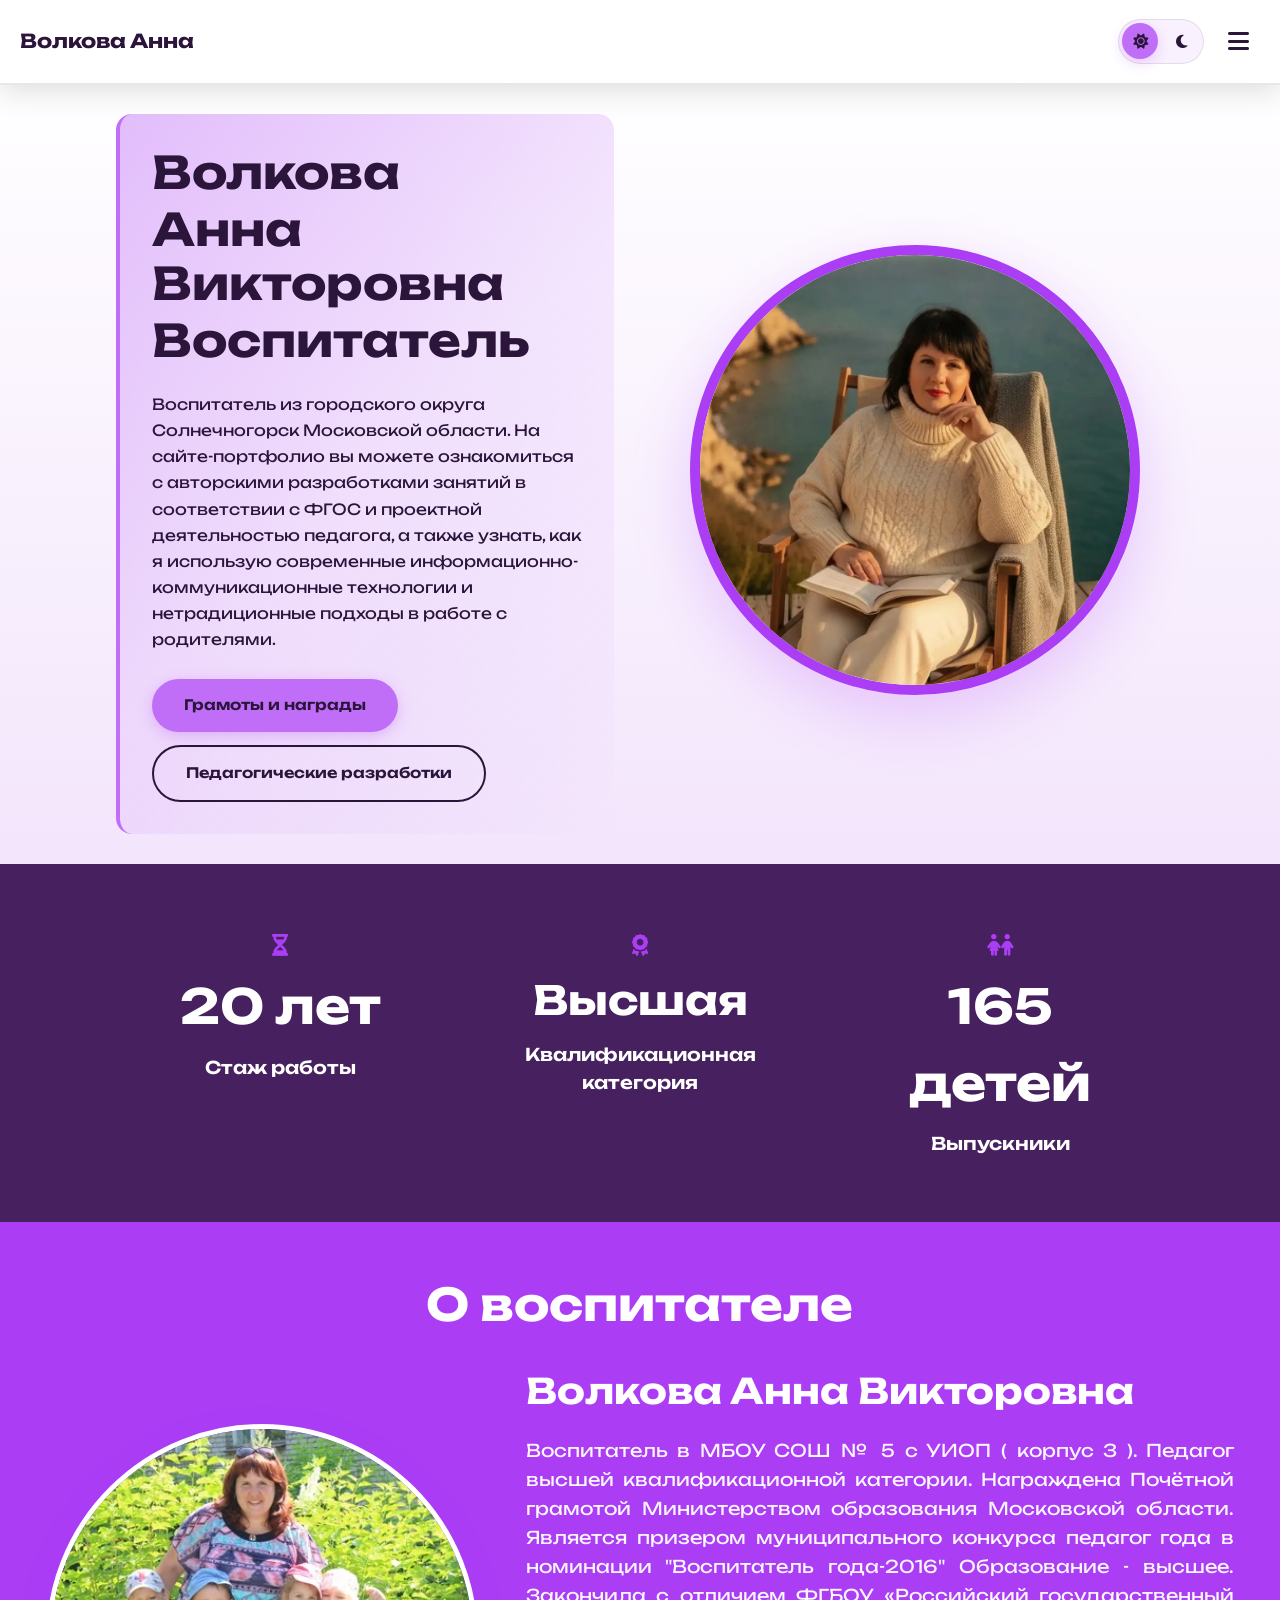
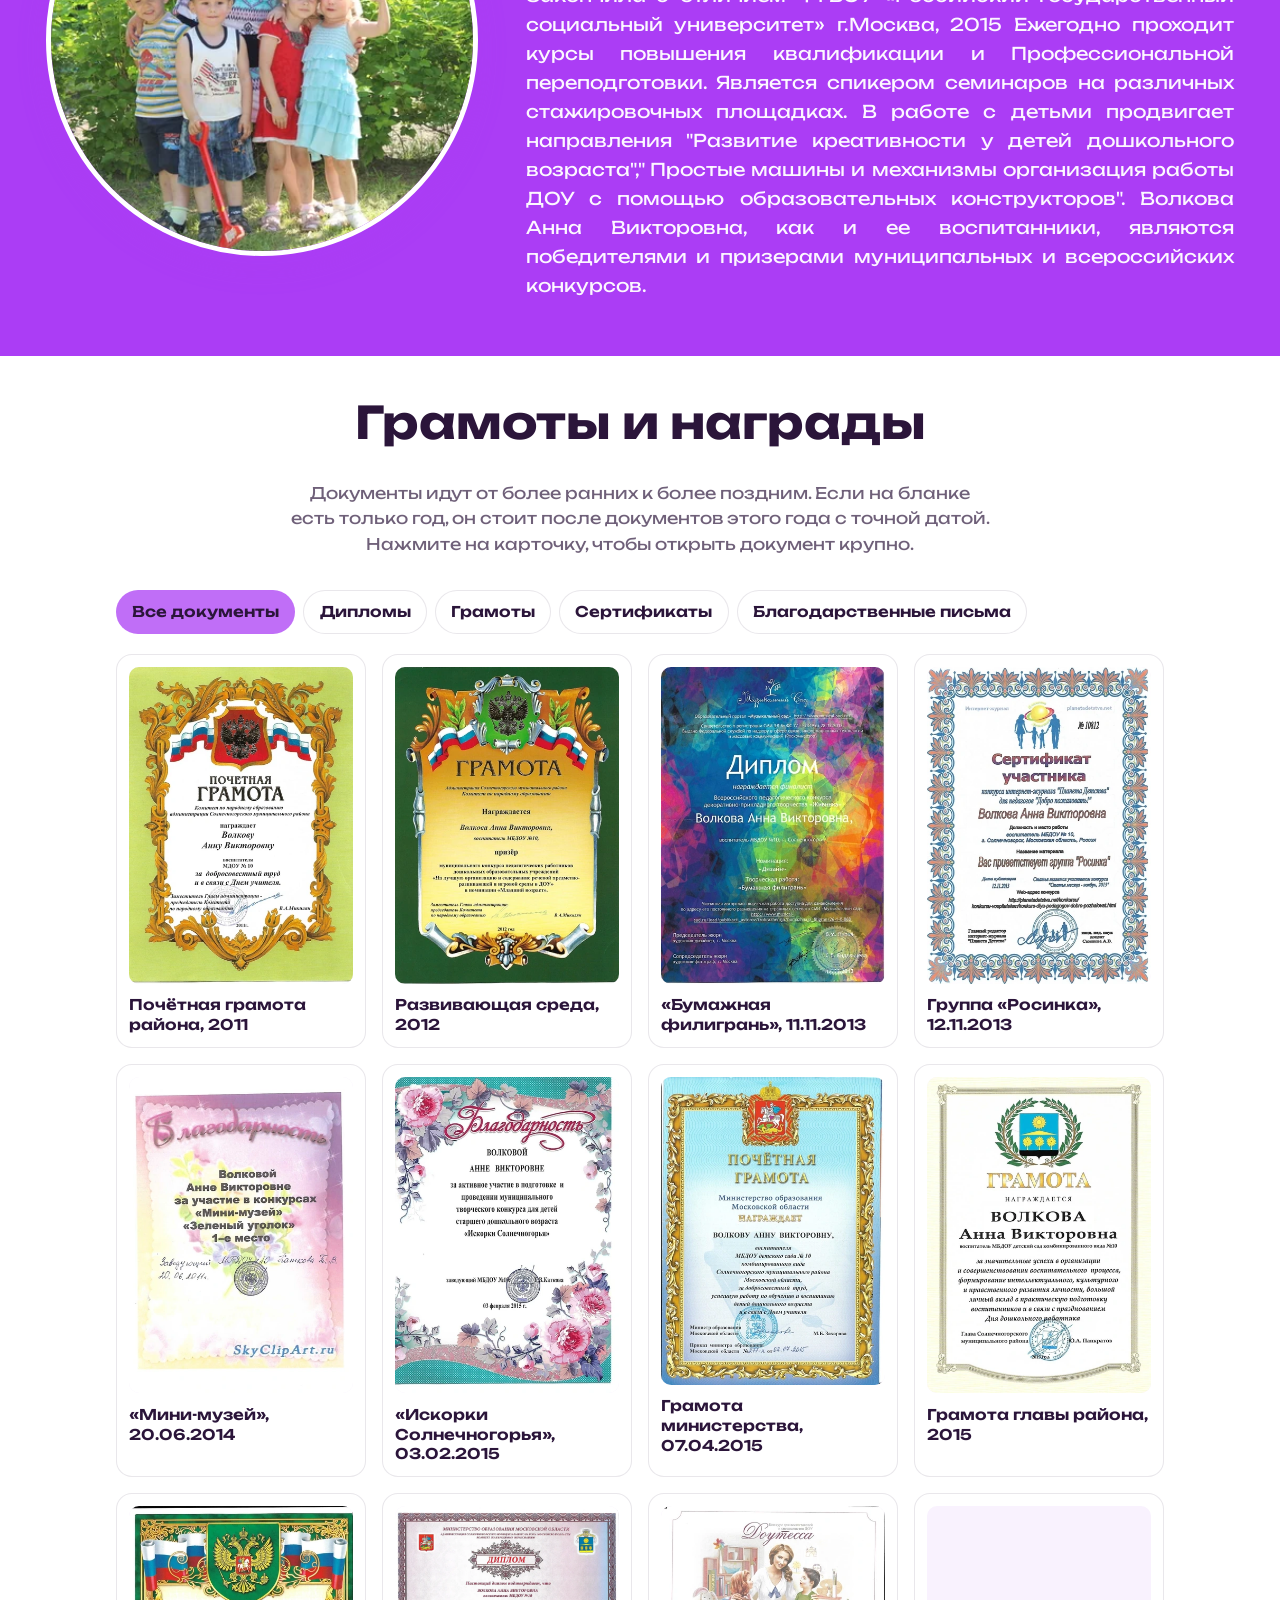
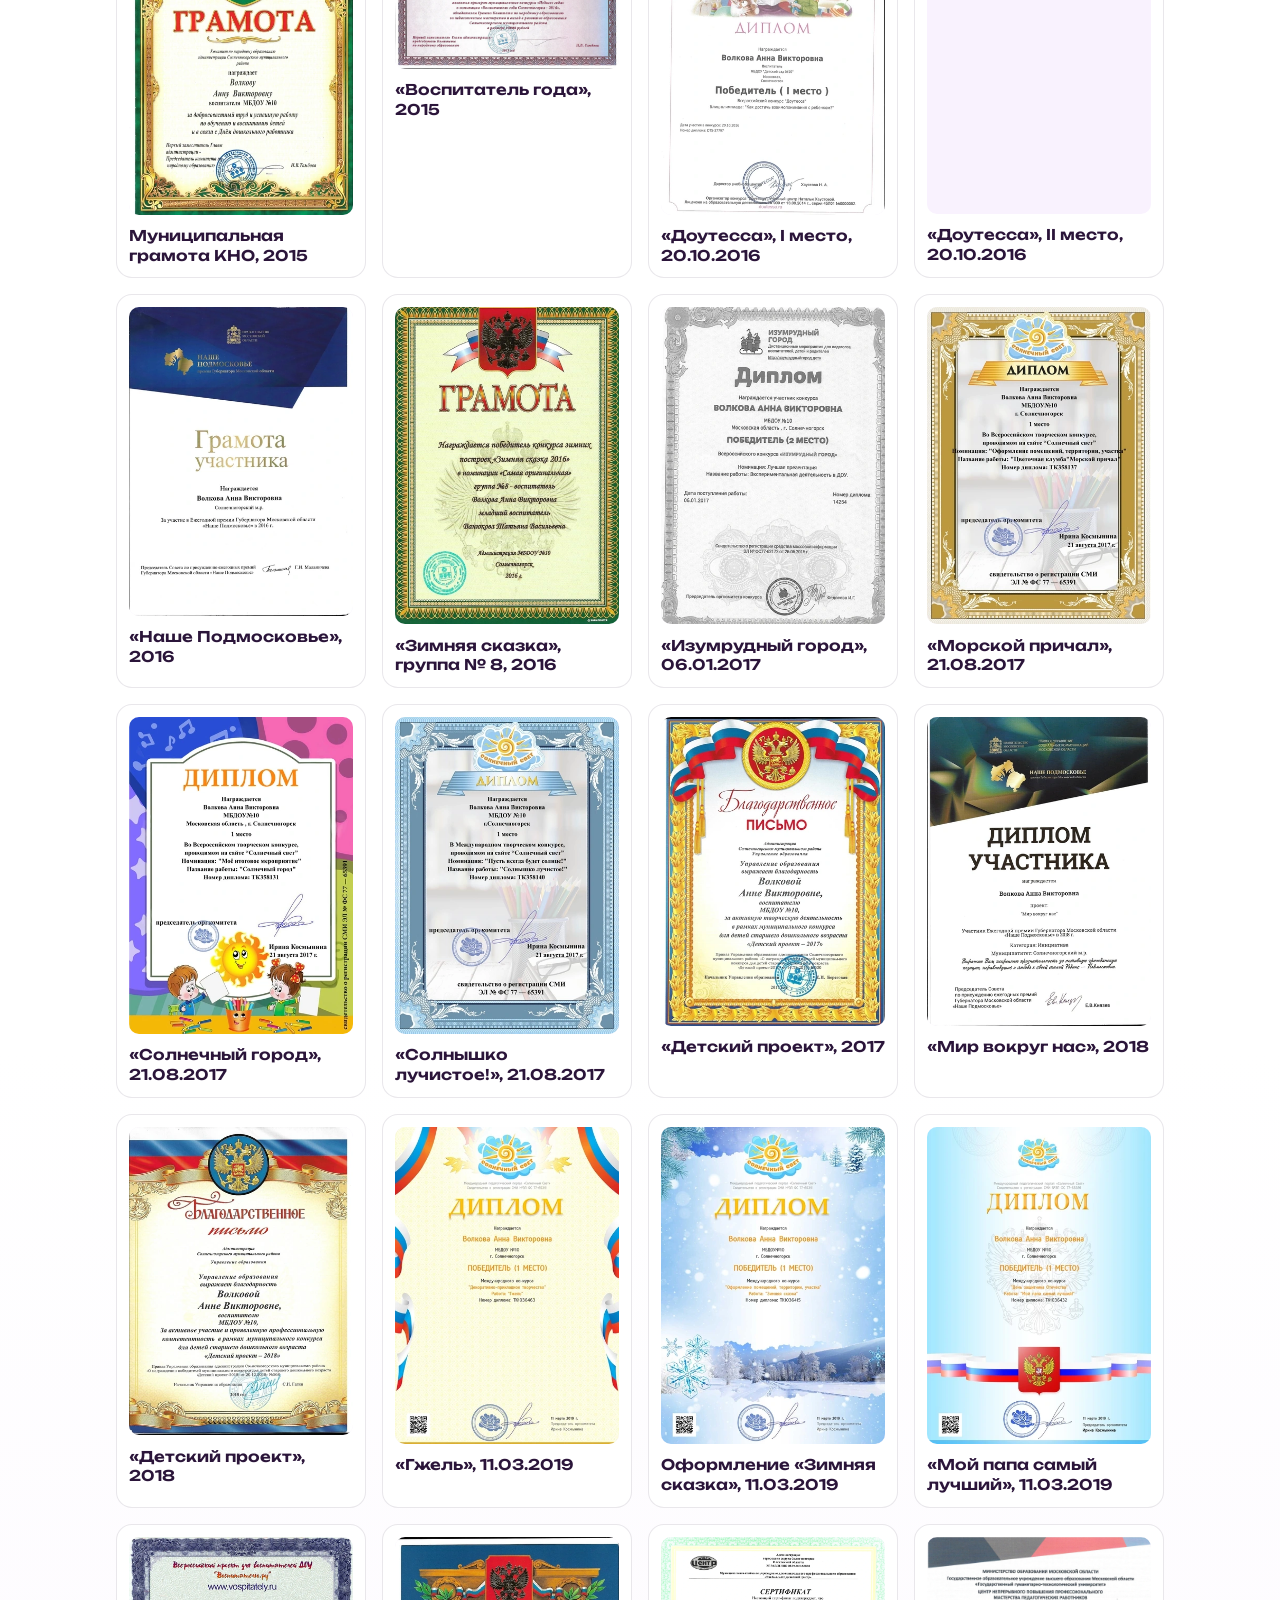
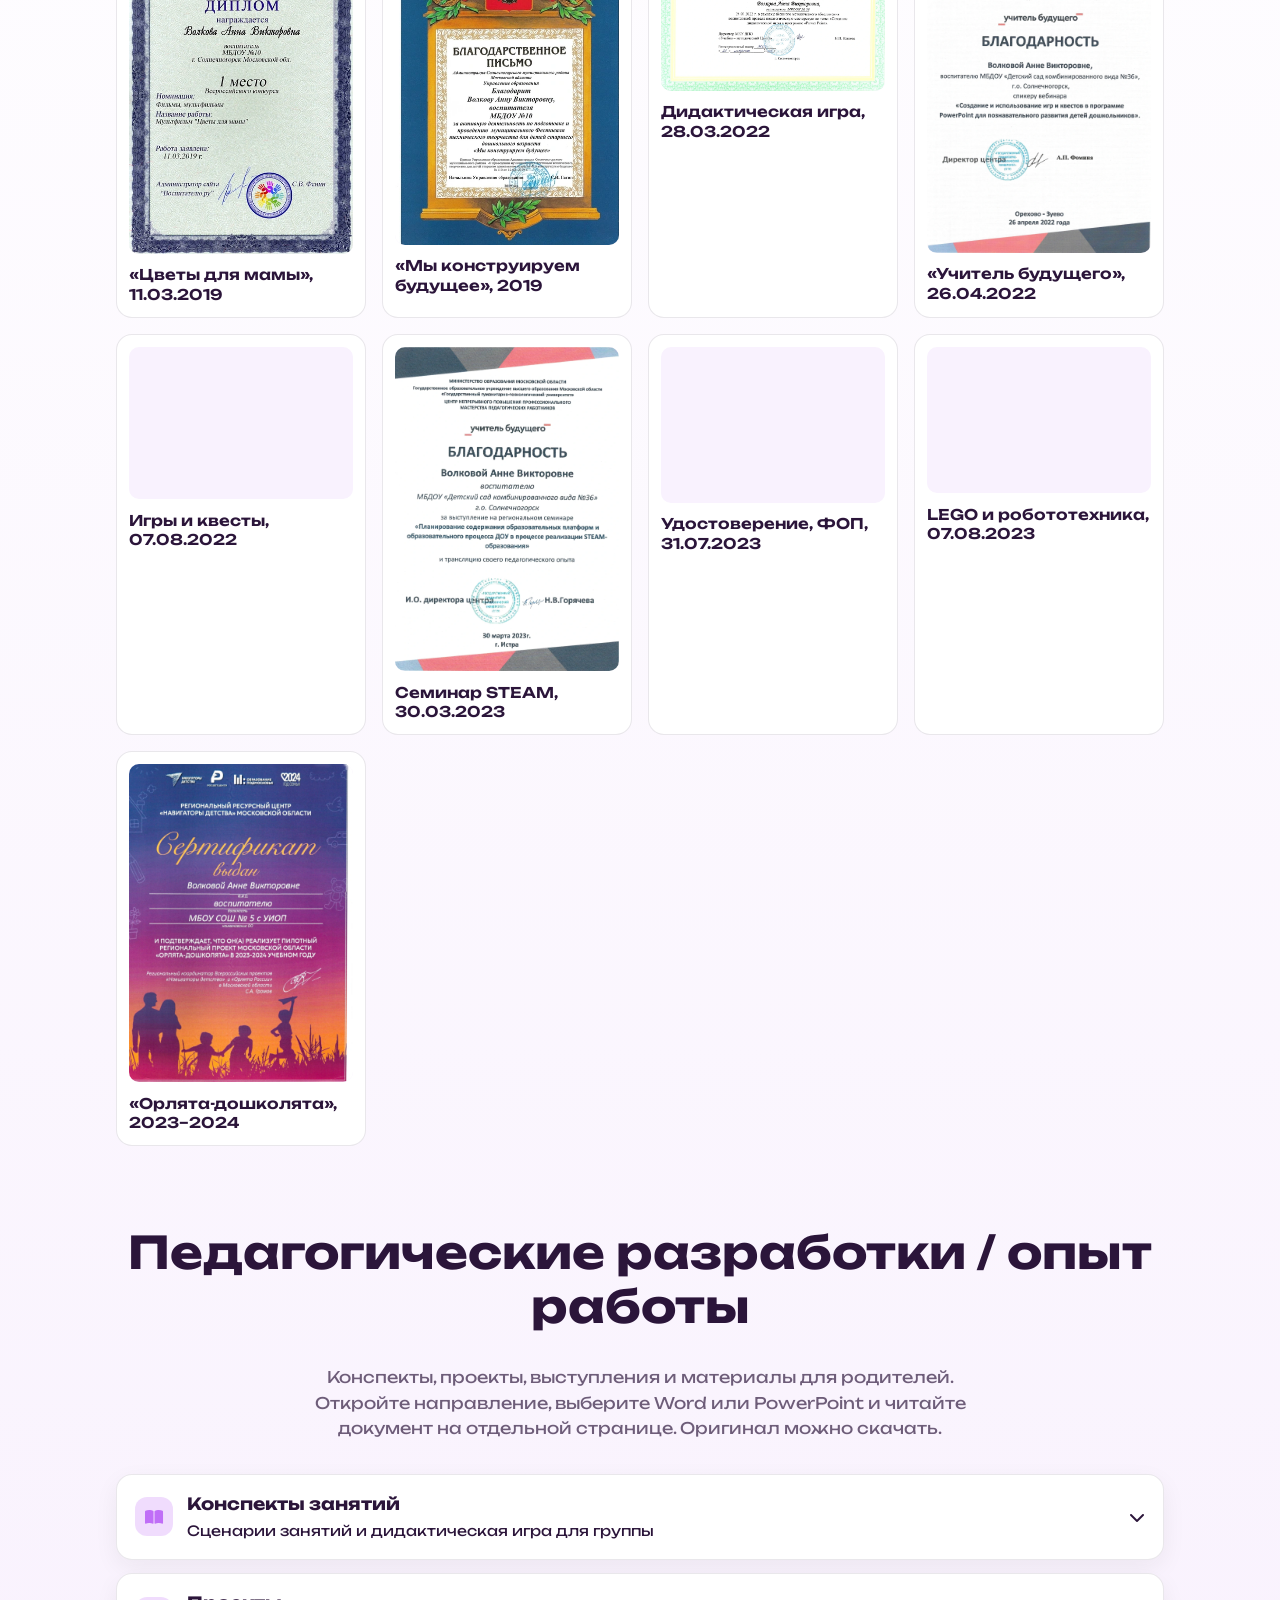
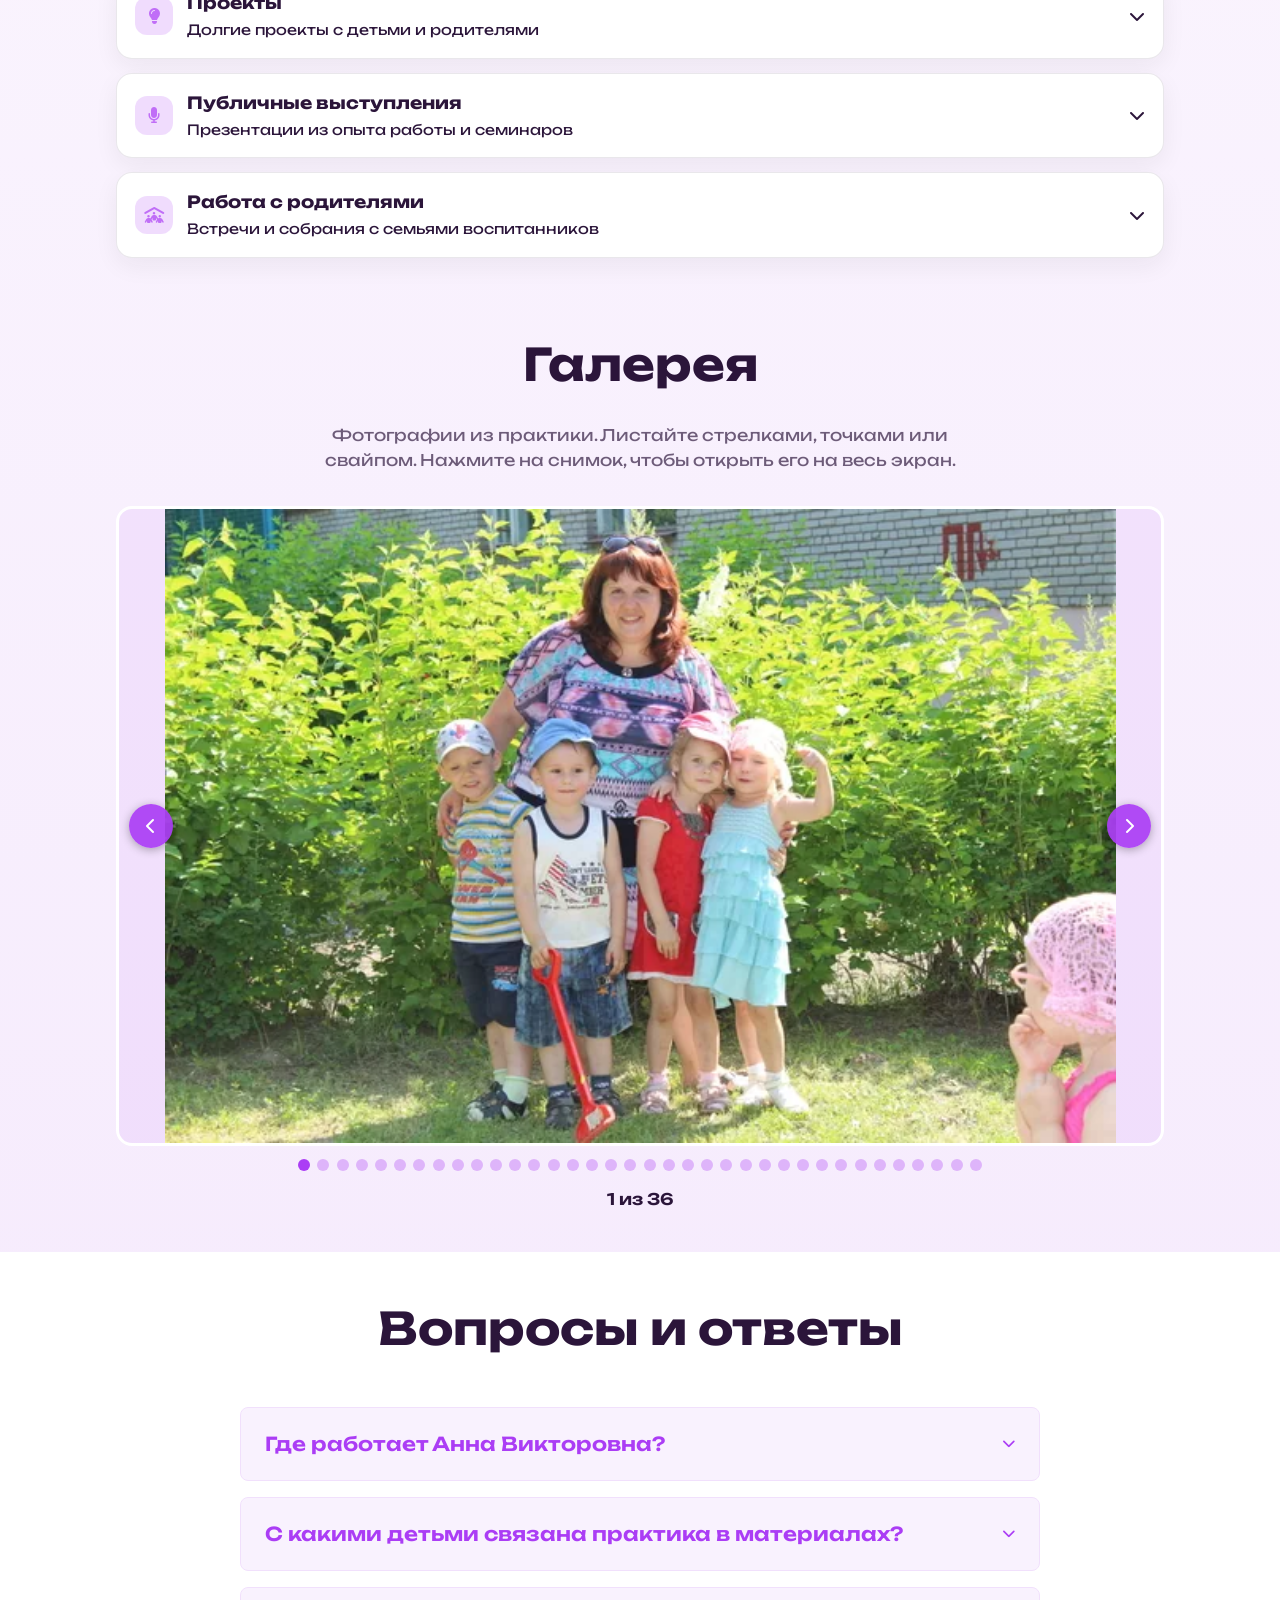
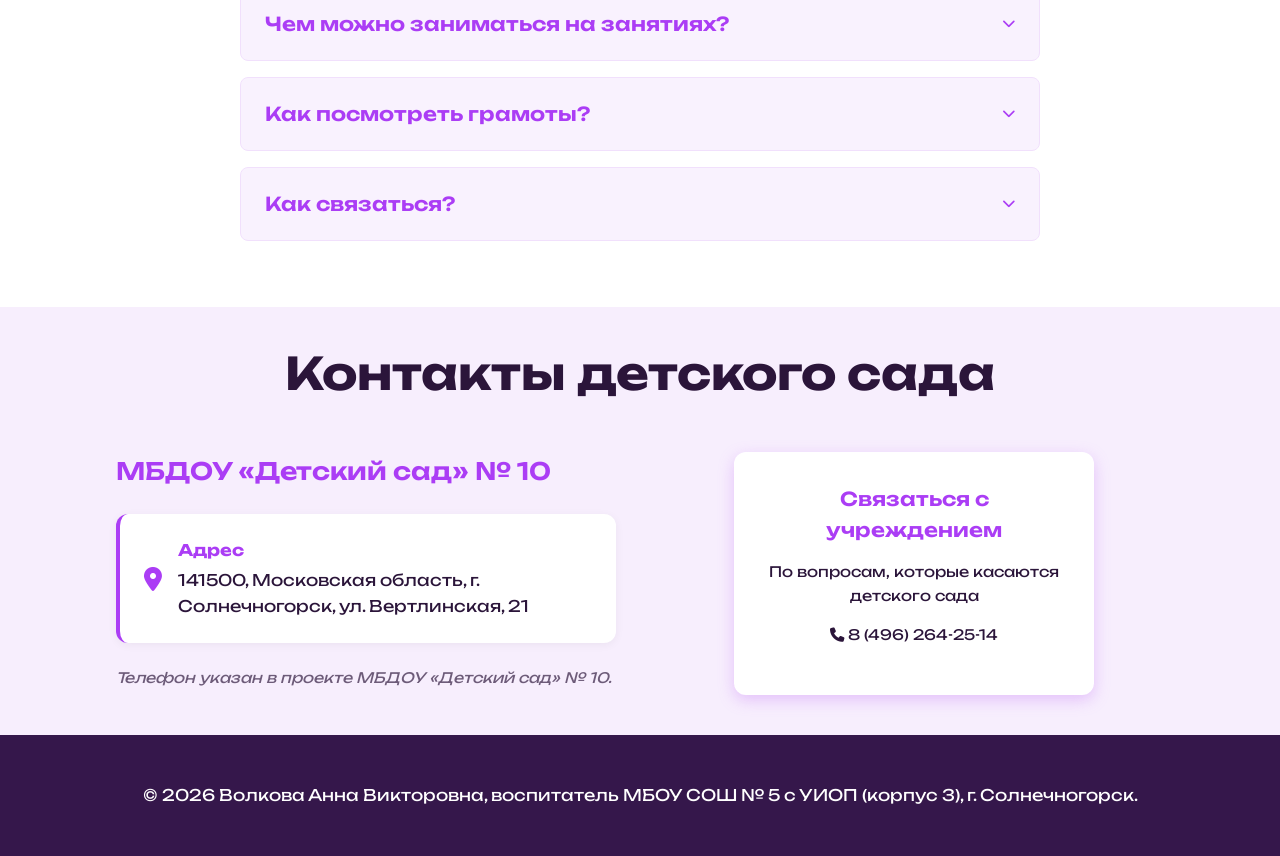
<file: index.html>
<!doctype html>
<html lang="ru">
  <head>
    <meta charset="UTF-8" />
    <meta
      name="viewport"
      content="width=device-width, initial-scale=1.0, viewport-fit=cover"
    />
    <title>Воспитатель Волкова Анна Викторовна</title>
    <meta
      name="description"
      content="Портфолио воспитателя Волковой Анны Викторовны: занятия, проекты, грамоты, сертификаты и фотографии. Солнечногорск."
    />
    <meta
      name="keywords"
      content="воспитатель, детский сад, Волкова Анна Викторовна, МБОУ СОШ № 5 с УИОП, Солнечногорск"
    />
    <meta name="author" content="Волкова Анна Викторовна" />
    <meta name="theme-color" content="#f9f2fe" />
    <meta name="twitter:card" content="summary_large_image" />
    <meta name="twitter:title" content="Воспитатель Волкова Анна Викторовна" />
    <meta
      name="twitter:description"
      content="Портфолио воспитателя детского сада: занятия, проекты, грамоты и фотографии."
    />
    <link rel="dns-prefetch" href="https://fonts.googleapis.com" />
    <link rel="dns-prefetch" href="https://fonts.gstatic.com" />
    <link rel="dns-prefetch" href="https://cdnjs.cloudflare.com" />
    <link rel="preconnect" href="https://fonts.googleapis.com" />
    <link rel="preconnect" href="https://fonts.gstatic.com" crossorigin />
    <meta property="og:title" content="Воспитатель Волкова Анна Викторовна" />
    <meta
      property="og:description"
      content="Портфолио воспитателя МБОУ СОШ № 5 с УИОП (корпус 3), г. Солнечногорск."
    />
    <meta property="og:type" content="website" />
    <meta property="og:locale" content="ru_RU" />
    <script type="application/ld+json">
      {
        "@context": "https://schema.org",
        "@graph": [
          {
            "@type": "Person",
            "name": "Волкова Анна Викторовна",
            "alternateName": ["Анна Волкова", "Волкова А. В."],
            "jobTitle": "Воспитатель",
            "description": "Воспитатель МБОУ СОШ № 5 с УИОП (корпус 3), г. Солнечногорск, Московская область.",
            "knowsLanguage": "ru",
            "worksFor": {
              "@type": "School",
              "name": "МБОУ СОШ № 5 с УИОП (корпус 3)"
            }
          },
          {
            "@type": "WebSite",
            "name": "Воспитатель Волкова Анна Викторовна",
            "inLanguage": "ru-RU"
          }
        ]
      }
    </script>
    <link rel="icon" type="image/svg+xml" href="favicon.svg" />
    <link rel="stylesheet" href="styles/style.min.css" />
    <link rel="stylesheet" href="styles/slider.min.css" />
    <link
      href="https://fonts.googleapis.com/css2?family=Unbounded:wght@400;500;600;700&display=swap"
      rel="stylesheet"
    />
    <link
      rel="stylesheet"
      href="https://cdnjs.cloudflare.com/ajax/libs/font-awesome/6.5.1/css/all.min.css"
      crossorigin="anonymous"
      referrerpolicy="no-referrer"
    />
  </head>
  <body data-theme="ink-violet-light">
    <script>
      (function () {
        try {
          var theme = localStorage.getItem("maxteachcard-theme");
          if (theme === "ink-violet-dark") {
            document.body.setAttribute("data-theme", "ink-violet-dark");
            document.documentElement.setAttribute(
              "data-theme",
              "ink-violet-dark",
            );
          }
        } catch (e) {}
      })();
    </script>
    <a href="#main-content" class="skip-link">Перейти к контенту</a>
    <header class="site-header">
      <div class="layout__container">
        <nav class="site-header__nav" aria-label="Основная навигация">
          <a href="#main-content" class="site-header__logo">Волкова Анна</a>
          <ul class="site-header__list" id="primary-nav">
            <li><a href="#intro">Введение</a></li>
            <li><a href="#about">О воспитателе</a></li>
            <li><a href="#awards">Грамоты и награды</a></li>
            <li><a href="#materials">Разработки</a></li>
            <li><a href="#gallery">Галерея</a></li>
            <li><a href="#faq">FAQ</a></li>
            <li class="site-header__item--cta-mobile">
              <a href="#contact" class="site-header__cta">Контакты</a>
            </li>
          </ul>
          <div class="theme-switcher" role="group" aria-label="Тема сайта">
            <button
              type="button"
              class="theme-switcher__btn theme-switcher__btn--active"
              data-theme-button="ink-violet-light"
              aria-label="Светлая тема"
              aria-pressed="true"
              title="Светлая тема"
            >
              <i class="fas fa-sun" aria-hidden="true"></i>
            </button>
            <button
              type="button"
              class="theme-switcher__btn"
              data-theme-button="ink-violet-dark"
              aria-label="Тёмная тема"
              aria-pressed="false"
              title="Тёмная тема"
            >
              <i class="fas fa-moon" aria-hidden="true"></i>
            </button>
          </div>
          <a href="#contact" class="site-header__cta site-header__cta--desktop"
            >Контакты</a
          >
          <button
            type="button"
            class="site-header__toggle"
            aria-label="Открыть меню"
            aria-expanded="false"
            aria-controls="primary-nav"
          >
            <i class="fas fa-bars" aria-hidden="true"></i>
          </button>
        </nav>
      </div>
    </header>

    <main id="main-content" tabindex="-1">
      <section class="hero" id="intro">
        <div class="layout__container">
          <div class="hero__wrapper">
            <div class="hero__content">
              <h1 class="hero__title">
                <span class="hero__line">Волкова</span>
                <span class="hero__line">Анна Викторовна</span>
                <span class="hero__line">Воспитатель</span>
              </h1>
              <p class="hero__description">
                Воспитатель из городского округа Солнечногорск Московской
                области. На сайте-портфолио вы можете ознакомиться с авторскими
                разработками занятий в соответствии с ФГОС и проектной
                деятельностью педагога, а также узнать, как я использую
                современные информационно-коммуникационные технологии и
                нетрадиционные подходы в работе с родителями.
              </p>
              <div class="hero__actions">
                <a href="#awards" class="btn btn--primary">Грамоты и награды</a>
                <a href="#materials" class="btn btn--secondary"
                  >Педагогические разработки</a
                >
              </div>
            </div>
            <div class="hero__media">
              <div class="hero__figure">
                <img
                  src="images/webp/hero/avatar.webp"
                  alt="Волкова Анна Викторовна"
                  class="hero__photo"
                  width="1401"
                  height="1920"
                  fetchpriority="high"
                />
              </div>
            </div>
          </div>
        </div>
      </section>

      <section class="stats" id="stats">
        <div class="layout__container">
          <div class="stats__grid">
            <div class="stats__item">
              <div class="stats__icon" aria-hidden="true">
                <i class="fas fa-hourglass-half"></i>
              </div>
              <div class="stats__value">20 лет</div>
              <div class="stats__label">
                <span class="stats__label-accent">Стаж работы</span>
              </div>
            </div>
            <div class="stats__item stats__item--category">
              <div class="stats__icon" aria-hidden="true">
                <i class="fas fa-award"></i>
              </div>
              <div class="stats__value">Высшая</div>
              <div class="stats__label">Квалификационная категория</div>
            </div>
            <div class="stats__item">
              <div class="stats__icon" aria-hidden="true">
                <i class="fas fa-children"></i>
              </div>
              <div class="stats__value">165 детей</div>
              <div class="stats__label">
                <span class="stats__label-accent">Выпускники</span>
              </div>
            </div>
          </div>
        </div>
      </section>

      <section id="about" class="about">
        <div class="layout__container">
          <h2 class="section__title">О воспитателе</h2>
          <div class="about__profile">
            <img
              src="images/webp/gallery/about.webp"
              alt="Волкова Анна Викторовна с детьми на прогулке"
              class="about__photo"
              width="600"
              height="400"
              loading="lazy"
              decoding="async"
            />
            <div class="about__bio">
              <h3 class="about__name">Волкова Анна Викторовна</h3>
              <p>
                Воспитатель в МБОУ СОШ № 5 с УИОП ( корпус 3 ). Педагог высшей
                квалификационной категории. Награждена Почётной грамотой
                Министерством образования Московской области. Является призером
                муниципального конкурса педагог года в номинации "Воспитатель
                года-2016" Образование - высшее. Закончила с отличием ФГБОУ
                «Российский государственный социальный университет» г.Москва,
                2015&#x20; Ежегодно проходит курсы повышения квалификации и
                Профессиональной переподготовки. Является спикером семинаров на
                различных стажировочных площадках. В работе с детьми продвигает
                направления "Развитие креативности у детей дошкольного
                возраста"," Простые машины и механизмы организация работы ДОУ с
                помощью образовательных конструкторов". &#x20;Волкова Анна
                Викторовна, как и ее воспитанники, являются победителями и
                призерами муниципальных и всероссийских конкурсов. &#x20;
              </p>
            </div>
          </div>
        </div>
      </section>

      <section id="awards" class="awards">
        <div class="layout__container">
          <h2 class="section__title">Грамоты и награды</h2>
          <p class="section__lead">
            Документы идут от более ранних к более поздним. Если на бланке есть
            только год, он стоит после документов этого года с точной датой.
            Нажмите на карточку, чтобы открыть документ крупно.
          </p>
          <div
            class="awards__filters"
            role="toolbar"
            aria-label="Фильтр документов"
          >
            <button
              type="button"
              class="awards__filter is-active"
              data-filter="all"
              aria-pressed="true"
            >
              Все документы
            </button>
            <button
              type="button"
              class="awards__filter"
              data-filter="diploma"
              aria-pressed="false"
            >
              Дипломы
            </button>
            <button
              type="button"
              class="awards__filter"
              data-filter="gramota"
              aria-pressed="false"
            >
              Грамоты
            </button>
            <button
              type="button"
              class="awards__filter"
              data-filter="certificate"
              aria-pressed="false"
            >
              Сертификаты
            </button>
            <button
              type="button"
              class="awards__filter"
              data-filter="thanks"
              aria-pressed="false"
            >
              Благодарственные письма
            </button>
          </div>
          <div class="awards__grid" id="awardsGrid" data-lightbox>
            <button
              type="button"
              class="awards__card"
              data-award
              data-type="gramota"
              data-full="images/webp/awards/23.webp"
              data-title="Почётная грамота, 2011"
              data-desc="Комитет по народному образованию администрации Солнечногорского муниципального района. За добросовестный труд, к Дню учителя. В подписи указан 2011 год."
            >
              <img
                src="images/webp/awards/23.webp"
                width="424"
                height="600"
                alt="Почётная грамота комитета по народному образованию, 2011 год"
                loading="lazy"
                decoding="async"
              />
              <span class="awards__caption">Почётная грамота района, 2011</span>
            </button>
            <button
              type="button"
              class="awards__card"
              data-award
              data-type="gramota"
              data-full="images/webp/awards/17.webp"
              data-title="Призёр муниципального конкурса, 2012"
              data-desc="Конкурс «На лучшую организацию и содержание речевой предметно-развивающей и игровой среды в ДОУ», номинация «Младший возраст»."
            >
              <img
                src="images/webp/awards/17.webp"
                width="424"
                height="600"
                alt="Грамота призёра конкурса развивающей среды, 2012 год"
                loading="lazy"
                decoding="async"
              />
              <span class="awards__caption">Развивающая среда, 2012</span>
            </button>
            <button
              type="button"
              class="awards__card"
              data-award
              data-type="diploma"
              data-full="images/webp/awards/18.webp"
              data-title="«Бумажная филигрань», 2013"
              data-desc="Финалист всероссийского конкурса «Живинка», номинация «Дизайн». Портал «Музыкальный сад», 11.11.2013."
            >
              <img
                src="images/webp/awards/18.webp"
                width="424"
                height="600"
                alt="Диплом финалиста конкурса «Живинка» за работу «Бумажная филигрань», 11.11.2013"
                loading="lazy"
                decoding="async"
              />
              <span class="awards__caption"
                >«Бумажная филигрань», 11.11.2013</span
              >
            </button>
            <button
              type="button"
              class="awards__card"
              data-award
              data-type="certificate"
              data-full="images/webp/awards/19.webp"
              data-title="Группа «Росинка», 2013"
              data-desc="Сертификат участника конкурса «Добро пожаловать!» интернет-журнала «Планета Детства». Публикация 12.11.2013."
            >
              <img
                src="images/webp/awards/19.webp"
                width="424"
                height="600"
                alt="Сертификат участника конкурса «Добро пожаловать!» за материал о группе «Росинка», 12.11.2013"
                loading="lazy"
                decoding="async"
              />
              <span class="awards__caption">Группа «Росинка», 12.11.2013</span>
            </button>
            <button
              type="button"
              class="awards__card"
              data-award
              data-type="thanks"
              data-full="images/webp/awards/20.webp"
              data-title="«Мини-музей» и «Зелёный уголок», 2014"
              data-desc="Благодарность заведующего МБДОУ № 10 за 1-е место в конкурсах. 20 июня 2014 г."
            >
              <img
                src="images/webp/awards/20.webp"
                width="424"
                height="600"
                alt="Благодарность за 1-е место в конкурсах «Мини-музей» и «Зелёный уголок», 20.06.2014"
                loading="lazy"
                decoding="async"
              />
              <span class="awards__caption">«Мини-музей», 20.06.2014</span>
            </button>
            <button
              type="button"
              class="awards__card"
              data-award
              data-type="thanks"
              data-full="images/webp/awards/21.webp"
              data-title="«Искорки Солнечногорья», 2015"
              data-desc="Благодарность заведующего МБДОУ № 10 за подготовку и проведение муниципального творческого конкурса. 3 февраля 2015 г."
            >
              <img
                src="images/webp/awards/21.webp"
                width="424"
                height="600"
                alt="Благодарность за конкурс «Искорки Солнечногорья», 03.02.2015"
                loading="lazy"
                decoding="async"
              />
              <span class="awards__caption"
                >«Искорки Солнечногорья», 03.02.2015</span
              >
            </button>
            <button
              type="button"
              class="awards__card"
              data-award
              data-type="gramota"
              data-full="images/webp/awards/13.webp"
              data-title="Почётная грамота Министерства образования Московской области"
              data-desc="За добросовестный труд и успешную работу по обучению и воспитанию детей. Приказ от 07.04.2015, к Дню учителя."
            >
              <img
                src="images/webp/awards/13.webp"
                width="436"
                height="600"
                alt="Почётная грамота Министерства образования Московской области, 07.04.2015"
                loading="lazy"
                decoding="async"
              />
              <span class="awards__caption"
                >Грамота министерства, 07.04.2015</span
              >
            </button>
            <button
              type="button"
              class="awards__card"
              data-award
              data-type="gramota"
              data-full="images/webp/awards/22.webp"
              data-title="Грамота главы Солнечногорского района, 2015"
              data-desc="За успехи в организации воспитательного процесса и личный вклад в подготовку воспитанников. Ко Дню дошкольного работника. На документе указан 2015 год."
            >
              <img
                src="images/webp/awards/22.webp"
                width="424"
                height="600"
                alt="Грамота главы Солнечногорского муниципального района, 2015 год"
                loading="lazy"
                decoding="async"
              />
              <span class="awards__caption">Грамота главы района, 2015</span>
            </button>
            <button
              type="button"
              class="awards__card"
              data-award
              data-type="gramota"
              data-full="images/webp/awards/09.webp"
              data-title="Муниципальная грамота КНО г. Солнечногорска, 2015"
              data-desc="Комитет по народному образованию г. Солнечногорска. За добросовестный труд и успешную работу воспитателя МБДОУ № 10. Ко Дню дошкольного работника, 2015 год."
            >
              <img
                src="images/webp/awards/09.webp"
                width="436"
                height="600"
                alt="Муниципальная грамота КНО г. Солнечногорска, 2015 год"
                loading="lazy"
                decoding="async"
              />
              <span class="awards__caption"
                >Муниципальная грамота КНО, 2015</span
              >
            </button>
            <button
              type="button"
              class="awards__card"
              data-award
              data-type="diploma"
              data-full="images/webp/awards/vospitatel-goda.webp"
              data-title="Диплом «Воспитатель года Солнечногорья»"
              data-desc="Призёр муниципального конкурса «Педагог года» в номинации «Воспитатель года Солнечногорья — 2016», грант Комитета по народному образованию. На документе указан 2015 год."
            >
              <img
                src="images/webp/awards/vospitatel-goda-thumb.webp"
                width="720"
                height="524"
                alt="Диплом призёра конкурса «Воспитатель года Солнечногорья», 2015 год"
                loading="lazy"
                decoding="async"
              />
              <span class="awards__caption">«Воспитатель года», 2015</span>
            </button>
            <button
              type="button"
              class="awards__card"
              data-award
              data-type="diploma"
              data-full="images/webp/awards/08.webp"
              data-title="«Доутесса», I место, 2016"
              data-desc="I место, блиц-олимпиада «Как достичь взаимопонимания с ребёнком?». Дата участия 20.10.2016."
            >
              <img
                src="images/webp/awards/08.webp"
                width="436"
                height="600"
                alt="Диплом I места конкурса «Доутесса», 20.10.2016"
                loading="lazy"
                decoding="async"
              />
              <span class="awards__caption"
                >«Доутесса», I место, 20.10.2016</span
              >
            </button>
            <button
              type="button"
              class="awards__card"
              data-award
              data-type="diploma"
              data-full="images/webp/awards/doutessa-fgos.webp"
              data-title="«Доутесса», II место, 2016"
              data-desc="Блиц-олимпиада «Федеральный государственный образовательный стандарт дошкольного образования». Дата участия 20.10.2016. Номер диплома DTS-37779. Это другой диплом, не дубликат I места."
            >
              <img
                src="images/webp/awards/doutessa-fgos.webp"
                width="1600"
                height="2200"
                alt="Диплом II места конкурса «Доутесса» по ФГОС дошкольного образования, 20.10.2016"
                loading="lazy"
                decoding="async"
              />
              <span class="awards__caption"
                >«Доутесса», II место, 20.10.2016</span
              >
            </button>
            <button
              type="button"
              class="awards__card"
              data-award
              data-type="gramota"
              data-full="images/webp/awards/12.webp"
              data-title="Грамота участника «Наше Подмосковье», 2016"
              data-desc="Ежегодная премия Губернатора Московской области «Наше Подмосковье», Солнечногорский район. Указан 2016 год."
            >
              <img
                src="images/webp/awards/12.webp"
                width="436"
                height="600"
                alt="Грамота участника премии «Наше Подмосковье», 2016 год"
                loading="lazy"
                decoding="async"
              />
              <span class="awards__caption">«Наше Подмосковье», 2016</span>
            </button>
            <button
              type="button"
              class="awards__card"
              data-award
              data-type="gramota"
              data-full="images/webp/awards/16.webp"
              data-title="«Зимняя сказка», 2016"
              data-desc="Победитель конкурса зимних построек в номинации «Самая оригинальная», группа № 8. Указан 2016 год."
            >
              <img
                src="images/webp/awards/16.webp"
                width="424"
                height="600"
                alt="Грамота победителя конкурса зимних построек «Зимняя сказка 2016», группа № 8"
                loading="lazy"
                decoding="async"
              />
              <span class="awards__caption"
                >«Зимняя сказка», группа № 8, 2016</span
              >
            </button>
            <button
              type="button"
              class="awards__card"
              data-award
              data-type="diploma"
              data-full="images/webp/awards/15.webp"
              data-title="«Изумрудный город», 2 место"
              data-desc="2 место во всероссийском конкурсе. Номинация «Лучшая презентация», работа «Экспериментальная деятельность в ДОУ». Работа от 06.01.2017."
            >
              <img
                src="images/webp/awards/15.webp"
                width="424"
                height="600"
                alt="Диплом 2 места конкурса «Изумрудный город» за презентацию об экспериментальной деятельности"
                loading="lazy"
                decoding="async"
              />
              <span class="awards__caption"
                >«Изумрудный город», 06.01.2017</span
              >
            </button>
            <button
              type="button"
              class="awards__card"
              data-award
              data-type="diploma"
              data-full="images/webp/awards/01.webp"
              data-title="«Цветочная клумба „Морской причал“», 2017"
              data-desc="1 место всероссийского конкурса «Солнечный свет». Номинация «Оформление помещений, территории, участка». 21 августа 2017 г."
            >
              <img
                src="images/webp/awards/01.webp"
                width="424"
                height="600"
                alt="Диплом 1 места за работу «Цветочная клумба Морской причал», 21.08.2017"
                loading="lazy"
                decoding="async"
              />
              <span class="awards__caption">«Морской причал», 21.08.2017</span>
            </button>
            <button
              type="button"
              class="awards__card"
              data-award
              data-type="diploma"
              data-full="images/webp/awards/02.webp"
              data-title="«Солнечный город», 2017"
              data-desc="1 место всероссийского конкурса «Солнечный свет». Номинация «Моё итоговое мероприятие». 21 августа 2017 г."
            >
              <img
                src="images/webp/awards/02.webp"
                width="424"
                height="600"
                alt="Диплом 1 места за итоговое мероприятие «Солнечный город», 21.08.2017"
                loading="lazy"
                decoding="async"
              />
              <span class="awards__caption">«Солнечный город», 21.08.2017</span>
            </button>
            <button
              type="button"
              class="awards__card"
              data-award
              data-type="diploma"
              data-full="images/webp/awards/04.webp"
              data-title="«Солнышко лучистое!», 2017"
              data-desc="1 место международного конкурса «Солнечный свет». Номинация «Пусть всегда будет солнце!». 21 августа 2017 г."
            >
              <img
                src="images/webp/awards/04.webp"
                width="424"
                height="600"
                alt="Диплом 1 места за работу «Солнышко лучистое!», 21.08.2017"
                loading="lazy"
                decoding="async"
              />
              <span class="awards__caption"
                >«Солнышко лучистое!», 21.08.2017</span
              >
            </button>
            <button
              type="button"
              class="awards__card"
              data-award
              data-type="thanks"
              data-full="images/webp/awards/10.webp"
              data-title="Благодарственное письмо, 2017"
              data-desc="Управление образования. За активную творческую деятельность в конкурсе «Детский проект — 2017»."
            >
              <img
                src="images/webp/awards/10.webp"
                width="436"
                height="600"
                alt="Благодарственное письмо управления образования за конкурс «Детский проект — 2017»"
                loading="lazy"
                decoding="async"
              />
              <span class="awards__caption">«Детский проект», 2017</span>
            </button>
            <button
              type="button"
              class="awards__card"
              data-award
              data-type="diploma"
              data-full="images/webp/awards/24.webp"
              data-title="Диплом участника «Наше Подмосковье», 2018"
              data-desc="Проект «Мир вокруг нас», категория «Инициатива», Солнечногорский район. Указан 2018 год."
            >
              <img
                src="images/webp/awards/24.webp"
                width="436"
                height="600"
                alt="Диплом участника премии «Наше Подмосковье» за проект «Мир вокруг нас», 2018 год"
                loading="lazy"
                decoding="async"
              />
              <span class="awards__caption">«Мир вокруг нас», 2018</span>
            </button>
            <button
              type="button"
              class="awards__card"
              data-award
              data-type="thanks"
              data-full="images/webp/awards/11.webp"
              data-title="Благодарственное письмо, 2018"
              data-desc="За активное участие и профессиональную компетентность в конкурсе «Детский проект — 2018»."
            >
              <img
                src="images/webp/awards/11.webp"
                width="436"
                height="600"
                alt="Благодарственное письмо за конкурс «Детский проект — 2018»"
                loading="lazy"
                decoding="async"
              />
              <span class="awards__caption">«Детский проект», 2018</span>
            </button>
            <button
              type="button"
              class="awards__card"
              data-award
              data-type="diploma"
              data-full="images/webp/awards/03.webp"
              data-title="«Гжель», 2019"
              data-desc="1 место международного конкурса «Декоративно-прикладное творчество» портала «Солнечный свет». 11 марта 2019 г."
            >
              <img
                src="images/webp/awards/03.webp"
                width="424"
                height="600"
                alt="Диплом 1 места за работу «Гжель», 11.03.2019"
                loading="lazy"
                decoding="async"
              />
              <span class="awards__caption">«Гжель», 11.03.2019</span>
            </button>
            <button
              type="button"
              class="awards__card"
              data-award
              data-type="diploma"
              data-full="images/webp/awards/06.webp"
              data-title="«Зимняя сказка», 2019"
              data-desc="1 место международного конкурса «Оформление помещений, территории, участка». 11 марта 2019 г."
            >
              <img
                src="images/webp/awards/06.webp"
                width="424"
                height="600"
                alt="Диплом 1 места за оформление «Зимняя сказка», 11.03.2019"
                loading="lazy"
                decoding="async"
              />
              <span class="awards__caption"
                >Оформление «Зимняя сказка», 11.03.2019</span
              >
            </button>
            <button
              type="button"
              class="awards__card"
              data-award
              data-type="diploma"
              data-full="images/webp/awards/05.webp"
              data-title="«Мой папа самый лучший», 2019"
              data-desc="1 место международного конкурса «День защитника Отечества». 11 марта 2019 г."
            >
              <img
                src="images/webp/awards/05.webp"
                width="424"
                height="600"
                alt="Диплом 1 места за работу «Мой папа самый лучший», 11.03.2019"
                loading="lazy"
                decoding="async"
              />
              <span class="awards__caption"
                >«Мой папа самый лучший», 11.03.2019</span
              >
            </button>
            <button
              type="button"
              class="awards__card"
              data-award
              data-type="diploma"
              data-full="images/webp/awards/07.webp"
              data-title="Мультфильм «Цветы для мамы», 2019"
              data-desc="1 место всероссийского конкурса на портале «Воспитателю.ру», номинация «Фильмы, мультфильмы». Заявка от 11.03.2019."
            >
              <img
                src="images/webp/awards/07.webp"
                width="424"
                height="600"
                alt="Диплом 1 места за мультфильм «Цветы для мамы», 11.03.2019"
                loading="lazy"
                decoding="async"
              />
              <span class="awards__caption">«Цветы для мамы», 11.03.2019</span>
            </button>
            <button
              type="button"
              class="awards__card"
              data-award
              data-type="thanks"
              data-full="images/webp/awards/14.webp"
              data-title="Фестиваль «Мы конструируем будущее», 2019"
              data-desc="Благодарность за подготовку и проведение муниципального фестиваля технического творчества для детей старшего дошкольного возраста. Указан 2019 год."
            >
              <img
                src="images/webp/awards/14.webp"
                width="436"
                height="600"
                alt="Благодарственное письмо за фестиваль «Мы конструируем будущее», 2019 год"
                loading="lazy"
                decoding="async"
              />
              <span class="awards__caption"
                >«Мы конструируем будущее», 2019</span
              >
            </button>
            <button
              type="button"
              class="awards__card"
              data-award
              data-type="certificate"
              data-full="images/webp/awards/cert-did.webp"
              data-title="Сертификат: дидактическая игра в PowerPoint"
              data-desc="24.03.2022 воспитатель МБДОУ № 36 провела мастерскую «Создание дидактической игры в программе PowerPoint». Регистрационный номер 3809, дата на документе — 28 марта 2022 г."
            >
              <img
                src="images/webp/awards/cert-did.webp"
                width="1614"
                height="1106"
                alt="Сертификат о мастерской «Создание дидактической игры в программе PowerPoint», 28.03.2022"
                loading="lazy"
                decoding="async"
              />
              <span class="awards__caption"
                >Дидактическая игра, 28.03.2022</span
              >
            </button>
            <button
              type="button"
              class="awards__card"
              data-award
              data-type="thanks"
              data-full="images/webp/awards/thanks-future-1.webp"
              data-title="Благодарность «Учитель будущего», 2022"
              data-desc="Спикеру вебинара «Создание и использование игр и квестов в программе PowerPoint для познавательного развития детей дошкольников». Воспитатель МБДОУ № 36. Орехово-Зуево, 26 апреля 2022 года."
            >
              <img
                src="images/webp/awards/thanks-future-1.webp"
                width="1176"
                height="1660"
                alt="Благодарность центра «Учитель будущего» от 26.04.2022"
                loading="lazy"
                decoding="async"
              />
              <span class="awards__caption"
                >«Учитель будущего», 26.04.2022</span
              >
            </button>
            <button
              type="button"
              class="awards__card"
              data-award
              data-type="certificate"
              data-full="images/webp/awards/cert-interactive.webp"
              data-title="Сертификат: игры и квесты в PowerPoint"
              data-desc="26.04.2022 воспитатель МБДОУ № 36 провела семинар на муниципальной стажировочной площадке. Регистрационный номер 4060, дата на документе — 7 августа 2022 г."
            >
              <img
                src="images/webp/awards/cert-interactive.webp"
                width="1636"
                height="1114"
                alt="Сертификат семинара «Как создавать игры и квесты в программе PowerPoint», 07.08.2022"
                loading="lazy"
                decoding="async"
              />
              <span class="awards__caption">Игры и квесты, 07.08.2022</span>
            </button>
            <button
              type="button"
              class="awards__card"
              data-award
              data-type="thanks"
              data-full="images/webp/awards/thanks-future-2.webp"
              data-title="Благодарность за семинар о STEAM, 2023"
              data-desc="За выступление «Планирование содержания образовательных платформ и образовательного процесса ДОУ в процессе реализации STEAM-образования» и трансляцию опыта. Воспитатель МБДОУ № 36. 30 марта 2023 г., г. Истра."
            >
              <img
                src="images/webp/awards/thanks-future-2.webp"
                width="1146"
                height="1660"
                alt="Благодарность за выступление на региональном семинаре, 30.03.2023"
                loading="lazy"
                decoding="async"
              />
              <span class="awards__caption">Семинар STEAM, 30.03.2023</span>
            </button>
            <button
              type="button"
              class="awards__card"
              data-award
              data-type="credential"
              data-full="images/webp/awards/udost-fop.webp"
              data-title="Удостоверение о повышении квалификации"
              data-desc="Программа «ФОП дошкольного образования: внедрение в образовательный процесс ДОО», 72 часа, с 10 по 31 июля 2023 года. Дата выдачи 31 июля 2023 года, регистрационный номер 7800. Повтор файла в материалах не учитывается."
            >
              <img
                src="images/webp/awards/udost-fop.webp"
                width="1644"
                height="1146"
                alt="Удостоверение о повышении квалификации по программе ФОП дошкольного образования, 31.07.2023"
                loading="lazy"
                decoding="async"
              />
              <span class="awards__caption"
                >Удостоверение, ФОП, 31.07.2023</span
              >
            </button>
            <button
              type="button"
              class="awards__card"
              data-award
              data-type="certificate"
              data-full="images/webp/awards/cert-lego.webp"
              data-title="Сертификат: LEGO и робототехника"
              data-desc="30.03.2023 воспитатель МБДОУ № 36 провела семинар о STEM-образовании, LEGO-конструировании и робототехнике. Регистрационный номер 4041, дата на документе — 7 августа 2023 г."
            >
              <img
                src="images/webp/awards/cert-lego.webp"
                width="1468"
                height="960"
                alt="Сертификат семинара о LEGO-конструировании и робототехнике, 07.08.2023"
                loading="lazy"
                decoding="async"
              />
              <span class="awards__caption"
                >LEGO и робототехника, 07.08.2023</span
              >
            </button>
            <button
              type="button"
              class="awards__card"
              data-award
              data-type="certificate"
              data-full="images/webp/awards/cert-orlyata.webp"
              data-title="Сертификат «Орлята-дошколята»"
              data-desc="Региональный ресурсный центр «Навигаторы детства» Московской области. Воспитатель МБОУ СОШ № 5 с УИОП реализует пилотный проект «Орлята-дошколята» в 2023–2024 учебном году. На бланке указан 2024 год."
            >
              <img
                src="images/webp/awards/cert-orlyata.webp"
                width="1152"
                height="1636"
                alt="Сертификат проекта «Орлята-дошколята» за 2023–2024 учебный год"
                loading="lazy"
                decoding="async"
              />
              <span class="awards__caption">«Орлята-дошколята», 2023–2024</span>
            </button>
          </div>
        </div>
      </section>

      <section id="materials" class="materials">
        <div class="layout__container">
          <h2 class="section__title">
            Педагогические разработки / опыт работы
          </h2>
          <p class="section__lead">
            Конспекты, проекты, выступления и материалы для родителей. Откройте
            направление, выберите Word или PowerPoint и читайте документ на
            отдельной странице. Оригинал можно скачать.
          </p>
          <div class="materials__list">
            <article class="materials__cat">
              <button
                type="button"
                class="materials__toggle"
                aria-expanded="false"
                aria-controls="materials-lessons"
              >
                <i class="fas fa-book-open" aria-hidden="true"></i>
                <span class="materials__toggle-text">
                  <strong>Конспекты занятий</strong>
                  <small
                    >Сценарии занятий и дидактическая игра для группы</small
                  >
                </span>
                <i
                  class="fas fa-chevron-down materials__chevron"
                  aria-hidden="true"
                ></i>
              </button>
              <div class="materials__panel" id="materials-lessons" inert>
                <div class="materials__panel-content">
                  <div class="materials__format">
                    <h3>
                      <i class="fas fa-file-word" aria-hidden="true"></i> Word
                    </h3>
                    <ul>
                      <li>
                        <a href="documents/view.html?id=park"
                          >Конспект занятия «Парк развлечений»</a
                        >
                      </li>
                      <li>
                        <a href="documents/view.html?id=solnechny"
                          >Конспект занятия «Солнечный город»</a
                        >
                      </li>
                      <li>
                        <a href="documents/view.html?id=progulka"
                          >Прогулка в весенний лес</a
                        >
                      </li>
                    </ul>
                  </div>
                  <div class="materials__format">
                    <h3>
                      <i class="fas fa-file-powerpoint" aria-hidden="true"></i>
                      PowerPoint
                    </h3>
                    <ul>
                      <li>
                        <a href="documents/view.html?id=ten"
                          >Дидактическая игра «Найди тень»</a
                        >
                      </li>
                    </ul>
                  </div>
                </div>
              </div>
            </article>
            <article class="materials__cat">
              <button
                type="button"
                class="materials__toggle"
                aria-expanded="false"
                aria-controls="materials-projects"
              >
                <i class="fas fa-lightbulb" aria-hidden="true"></i>
                <span class="materials__toggle-text">
                  <strong>Проекты</strong>
                  <small>Долгие проекты с детьми и родителями</small>
                </span>
                <i
                  class="fas fa-chevron-down materials__chevron"
                  aria-hidden="true"
                ></i>
              </button>
              <div class="materials__panel" id="materials-projects" inert>
                <div class="materials__panel-content">
                  <div class="materials__format">
                    <h3>
                      <i class="fas fa-file-word" aria-hidden="true"></i> Word
                    </h3>
                    <ul>
                      <li>
                        <a href="documents/view.html?id=nikto"
                          >Проект «Никто не забыт, ничто не забыто»</a
                        >
                      </li>
                      <li>
                        <a href="documents/view.html?id=multfilm"
                          >Проект «Создание мультфильма»</a
                        >
                      </li>
                    </ul>
                  </div>
                  <div class="materials__format">
                    <h3>
                      <i class="fas fa-file-powerpoint" aria-hidden="true"></i>
                      PowerPoint
                    </h3>
                    <ul>
                      <li>
                        <a href="documents/view.html?id=kukly"
                          >Проект «Кукольный салон моды»</a
                        >
                      </li>
                    </ul>
                  </div>
                </div>
              </div>
            </article>
            <article class="materials__cat">
              <button
                type="button"
                class="materials__toggle"
                aria-expanded="false"
                aria-controls="materials-talks"
              >
                <i class="fas fa-microphone" aria-hidden="true"></i>
                <span class="materials__toggle-text">
                  <strong>Публичные выступления</strong>
                  <small>Презентации из опыта работы и семинаров</small>
                </span>
                <i
                  class="fas fa-chevron-down materials__chevron"
                  aria-hidden="true"
                ></i>
              </button>
              <div class="materials__panel" id="materials-talks" inert>
                <div class="materials__panel-content">
                  <div class="materials__format">
                    <h3>
                      <i class="fas fa-file-powerpoint" aria-hidden="true"></i>
                      PowerPoint
                    </h3>
                    <ul>
                      <li>
                        <a href="documents/view.html?id=zdorovie"
                          >Использование здоровьеформирующих технологий</a
                        >
                      </li>
                      <li>
                        <a href="documents/view.html?id=experiment"
                          >Интерактивное оборудование на занятиях по
                          экспериментальной деятельности</a
                        >
                      </li>
                      <li>
                        <a href="documents/view.html?id=lego-stem"
                          >Выступление: LEGO-конструирование и робототехника</a
                        >
                      </li>
                      <li>
                        <a href="documents/view.html?id=robot"
                          >Робототехника в детском саду</a
                        >
                      </li>
                    </ul>
                  </div>
                </div>
              </div>
            </article>
            <article class="materials__cat">
              <button
                type="button"
                class="materials__toggle"
                aria-expanded="false"
                aria-controls="materials-parents"
              >
                <i class="fas fa-people-roof" aria-hidden="true"></i>
                <span class="materials__toggle-text">
                  <strong>Работа с родителями</strong>
                  <small>Встречи и собрания с семьями воспитанников</small>
                </span>
                <i
                  class="fas fa-chevron-down materials__chevron"
                  aria-hidden="true"
                ></i>
              </button>
              <div class="materials__panel" id="materials-parents" inert>
                <div class="materials__panel-content">
                  <div class="materials__format">
                    <h3>
                      <i class="fas fa-file-powerpoint" aria-hidden="true"></i>
                      PowerPoint
                    </h3>
                    <ul>
                      <li>
                        <a href="documents/view.html?id=roditeli"
                          >Родительское собрание «Скоро в школу»</a
                        >
                      </li>
                    </ul>
                  </div>
                </div>
              </div>
            </article>
          </div>
        </div>
      </section>

      <section id="gallery" class="gallery">
        <div class="layout__container">
          <h2 class="section__title">Галерея</h2>
          <p class="section__lead">
            Фотографии из практики. Листайте стрелками, точками или свайпом.
            Нажмите на снимок, чтобы открыть его на весь экран.
          </p>
          <div class="gallery-slider">
            <div class="slider__container">
              <button
                type="button"
                class="slider__arrow prev"
                data-slider="galleryTrack"
                data-direction="-1"
                aria-label="Предыдущая фотография"
              >
                <i class="fas fa-chevron-left" aria-hidden="true"></i>
              </button>
              <div
                class="slider__track"
                id="galleryTrack"
                tabindex="0"
                aria-label="Слайдер фотографий"
              >
                <div
                  class="slider__slide"
                  data-title="На участке"
                  data-desc="Прогулка с детьми на территории детского сада."
                >
                  <img
                    src="images/webp/gallery/g01.webp"
                    alt="Воспитатель с детьми на участке детского сада"
                    loading="eager"
                    decoding="async"
                  />
                </div>
                <div
                  class="slider__slide"
                  data-title="Пожарная часть"
                  data-desc="Группа на экскурсии в пожарной части."
                >
                  <img
                    src="images/webp/gallery/g02.webp"
                    alt="Группа детского сада на экскурсии в пожарной части"
                    loading="lazy"
                    decoding="async"
                  />
                </div>
                <div
                  class="slider__slide"
                  data-title="Праздник в группе"
                  data-desc="Общая фотография праздника в музыкальном зале."
                >
                  <img
                    src="images/webp/gallery/g03.webp"
                    alt="Праздник в группе детского сада"
                    loading="lazy"
                    decoding="async"
                  />
                </div>
                <div
                  class="slider__slide"
                  data-title="Игра в группе"
                  data-desc="Настольная игра с детьми за столом."
                >
                  <img
                    src="images/webp/gallery/g04.webp"
                    alt="Воспитатель играет с детьми за столом в группе"
                    loading="lazy"
                    decoding="async"
                  />
                </div>
                <div
                  class="slider__slide"
                  data-title="Правила дороги"
                  data-desc="Занятие со знаками дорожного движения."
                >
                  <img
                    src="images/webp/gallery/g05.webp"
                    alt="Дети со знаками дорожного движения на занятии"
                    loading="lazy"
                    decoding="async"
                  />
                </div>
                <div
                  class="slider__slide"
                  data-title="Праздничный день"
                  data-desc="Воспитатель с ребёнком на фоне бумажных деревьев."
                >
                  <img
                    src="images/webp/gallery/g06.webp"
                    alt="Волкова Анна Викторовна с ребёнком на празднике"
                    loading="lazy"
                    decoding="async"
                  />
                </div>
                <div
                  class="slider__slide"
                  data-title="Утренник"
                  data-desc="Группа на утреннике в музыкальном зале."
                >
                  <img
                    src="images/webp/gallery/g07.webp"
                    alt="Утренник в детском саду: дети и педагоги"
                    loading="lazy"
                    decoding="async"
                  />
                </div>
                <div
                  class="slider__slide"
                  data-title="Практика, фото 1"
                  data-desc="Снимок из новых материалов педагога."
                >
                  <img
                    src="images/webp/gallery/n01.webp"
                    alt="Фотография из практики в детском саду"
                    loading="lazy"
                    decoding="async"
                  />
                </div>
                <div
                  class="slider__slide"
                  data-title="Практика, фото 2"
                  data-desc="Снимок из новых материалов педагога."
                >
                  <img
                    src="images/webp/gallery/n02.webp"
                    alt="Фотография из практики в детском саду"
                    loading="lazy"
                    decoding="async"
                  />
                </div>
                <div
                  class="slider__slide"
                  data-title="Практика, фото 3"
                  data-desc="Снимок из новых материалов педагога."
                >
                  <img
                    src="images/webp/gallery/n03.webp"
                    alt="Фотография из практики в детском саду"
                    loading="lazy"
                    decoding="async"
                  />
                </div>
                <div
                  class="slider__slide"
                  data-title="Практика, фото 4"
                  data-desc="Снимок из новых материалов педагога."
                >
                  <img
                    src="images/webp/gallery/n04.webp"
                    alt="Фотография из практики в детском саду"
                    loading="lazy"
                    decoding="async"
                  />
                </div>
                <div
                  class="slider__slide"
                  data-title="Практика, фото 5"
                  data-desc="Снимок из новых материалов педагога."
                >
                  <img
                    src="images/webp/gallery/n05.webp"
                    alt="Фотография из практики в детском саду"
                    loading="lazy"
                    decoding="async"
                  />
                </div>
                <div
                  class="slider__slide"
                  data-title="Практика, фото 6"
                  data-desc="Снимок из новых материалов педагога."
                >
                  <img
                    src="images/webp/gallery/n06.webp"
                    alt="Фотография из практики в детском саду"
                    loading="lazy"
                    decoding="async"
                  />
                </div>
                <div
                  class="slider__slide"
                  data-title="Практика, фото 7"
                  data-desc="Снимок из новых материалов педагога."
                >
                  <img
                    src="images/webp/gallery/n07.webp"
                    alt="Фотография из практики в детском саду"
                    loading="lazy"
                    decoding="async"
                  />
                </div>
                <div
                  class="slider__slide"
                  data-title="Практика, фото 8"
                  data-desc="Снимок из новых материалов педагога."
                >
                  <img
                    src="images/webp/gallery/n08.webp"
                    alt="Фотография из практики в детском саду"
                    loading="lazy"
                    decoding="async"
                  />
                </div>
                <div
                  class="slider__slide"
                  data-title="Практика, фото 9"
                  data-desc="Снимок из новых материалов педагога."
                >
                  <img
                    src="images/webp/gallery/n09.webp"
                    alt="Фотография из практики в детском саду"
                    loading="lazy"
                    decoding="async"
                  />
                </div>
                <div
                  class="slider__slide"
                  data-title="Практика, фото 10"
                  data-desc="Снимок из новых материалов педагога."
                >
                  <img
                    src="images/webp/gallery/n10.webp"
                    alt="Фотография из практики в детском саду"
                    loading="lazy"
                    decoding="async"
                  />
                </div>
                <div
                  class="slider__slide"
                  data-title="Практика, фото 11"
                  data-desc="Снимок из новых материалов педагога."
                >
                  <img
                    src="images/webp/gallery/n11.webp"
                    alt="Фотография из практики в детском саду"
                    loading="lazy"
                    decoding="async"
                  />
                </div>
                <div
                  class="slider__slide"
                  data-title="Практика, фото 12"
                  data-desc="Снимок из новых материалов педагога."
                >
                  <img
                    src="images/webp/gallery/n12.webp"
                    alt="Фотография из практики в детском саду"
                    loading="lazy"
                    decoding="async"
                  />
                </div>
                <div
                  class="slider__slide"
                  data-title="Практика, фото 13"
                  data-desc="Снимок из новых материалов педагога."
                >
                  <img
                    src="images/webp/gallery/n13.webp"
                    alt="Фотография из практики в детском саду"
                    loading="lazy"
                    decoding="async"
                  />
                </div>
                <div
                  class="slider__slide"
                  data-title="Практика, фото 14"
                  data-desc="Снимок из новых материалов педагога."
                >
                  <img
                    src="images/webp/gallery/n14.webp"
                    alt="Фотография из практики в детском саду"
                    loading="lazy"
                    decoding="async"
                  />
                </div>
                <div
                  class="slider__slide"
                  data-title="Практика, фото 15"
                  data-desc="Снимок из новых материалов педагога."
                >
                  <img
                    src="images/webp/gallery/n15.webp"
                    alt="Фотография из практики в детском саду"
                    loading="lazy"
                    decoding="async"
                  />
                </div>
                <div
                  class="slider__slide"
                  data-title="Практика, фото 16"
                  data-desc="Снимок из новых материалов педагога."
                >
                  <img
                    src="images/webp/gallery/n16.webp"
                    alt="Фотография из практики в детском саду"
                    loading="lazy"
                    decoding="async"
                  />
                </div>
                <div
                  class="slider__slide"
                  data-title="Практика, фото 17"
                  data-desc="Снимок из новых материалов педагога."
                >
                  <img
                    src="images/webp/gallery/n17.webp"
                    alt="Фотография из практики в детском саду"
                    loading="lazy"
                    decoding="async"
                  />
                </div>
                <div
                  class="slider__slide"
                  data-title="Практика, фото 18"
                  data-desc="Снимок из новых материалов педагога."
                >
                  <img
                    src="images/webp/gallery/n18.webp"
                    alt="Фотография из практики в детском саду"
                    loading="lazy"
                    decoding="async"
                  />
                </div>
                <div
                  class="slider__slide"
                  data-title="Практика, фото 19"
                  data-desc="Снимок из новых материалов педагога."
                >
                  <img
                    src="images/webp/gallery/n19.webp"
                    alt="Фотография из практики в детском саду"
                    loading="lazy"
                    decoding="async"
                  />
                </div>
                <div
                  class="slider__slide"
                  data-title="Практика, фото 20"
                  data-desc="Снимок из новых материалов педагога."
                >
                  <img
                    src="images/webp/gallery/n20.webp"
                    alt="Фотография из практики в детском саду"
                    loading="lazy"
                    decoding="async"
                  />
                </div>
                <div
                  class="slider__slide"
                  data-title="Практика, фото 21"
                  data-desc="Снимок из новых материалов педагога."
                >
                  <img
                    src="images/webp/gallery/n21.webp"
                    alt="Фотография из практики в детском саду"
                    loading="lazy"
                    decoding="async"
                  />
                </div>
                <div
                  class="slider__slide"
                  data-title="Практика, фото 22"
                  data-desc="Снимок из новых материалов педагога."
                >
                  <img
                    src="images/webp/gallery/n22.webp"
                    alt="Фотография из практики в детском саду"
                    loading="lazy"
                    decoding="async"
                  />
                </div>
                <div
                  class="slider__slide"
                  data-title="Практика, фото 23"
                  data-desc="Снимок из новых материалов педагога."
                >
                  <img
                    src="images/webp/gallery/n23.webp"
                    alt="Фотография из практики в детском саду"
                    loading="lazy"
                    decoding="async"
                  />
                </div>
                <div
                  class="slider__slide"
                  data-title="Практика, фото 24"
                  data-desc="Снимок из новых материалов педагога."
                >
                  <img
                    src="images/webp/gallery/n24.webp"
                    alt="Фотография из практики в детском саду"
                    loading="lazy"
                    decoding="async"
                  />
                </div>
                <div
                  class="slider__slide"
                  data-title="Практика, фото 25"
                  data-desc="Снимок из новых материалов педагога."
                >
                  <img
                    src="images/webp/gallery/n25.webp"
                    alt="Фотография из практики в детском саду"
                    loading="lazy"
                    decoding="async"
                  />
                </div>
                <div
                  class="slider__slide"
                  data-title="Практика, фото 26"
                  data-desc="Снимок из новых материалов педагога."
                >
                  <img
                    src="images/webp/gallery/n26.webp"
                    alt="Фотография из практики в детском саду"
                    loading="lazy"
                    decoding="async"
                  />
                </div>
                <div
                  class="slider__slide"
                  data-title="Практика, фото 27"
                  data-desc="Снимок из новых материалов педагога."
                >
                  <img
                    src="images/webp/gallery/n27.webp"
                    alt="Фотография из практики в детском саду"
                    loading="lazy"
                    decoding="async"
                  />
                </div>
                <div
                  class="slider__slide"
                  data-title="Практика, фото 28"
                  data-desc="Снимок из новых материалов педагога."
                >
                  <img
                    src="images/webp/gallery/n28.webp"
                    alt="Фотография из практики в детском саду"
                    loading="lazy"
                    decoding="async"
                  />
                </div>
                <div
                  class="slider__slide"
                  data-title="Праздник «Воспитатель года»"
                  data-desc="Педагоги на сцене праздника."
                >
                  <img
                    src="images/webp/gallery/event.webp"
                    alt="Волкова Анна Викторовна на празднике «Воспитатель года»"
                    loading="lazy"
                    decoding="async"
                  />
                </div>
              </div>
              <button
                type="button"
                class="slider__arrow next"
                data-slider="galleryTrack"
                data-direction="1"
                aria-label="Следующая фотография"
              >
                <i class="fas fa-chevron-right" aria-hidden="true"></i>
              </button>
            </div>
            <div
              class="slider__controls"
              id="galleryDots"
              aria-label="Переход к фотографии"
            ></div>
            <p
              class="gallery-slider__status"
              id="galleryStatus"
              aria-live="polite"
            >
              1 из 36
            </p>
          </div>
        </div>
      </section>

      <section id="faq" class="faq">
        <div class="layout__container">
          <h2 class="section__title">Вопросы и ответы</h2>
          <div class="faq__list">
            <div class="faq__item">
              <button
                type="button"
                class="faq__question"
                id="faq-btn-1"
                aria-expanded="false"
                aria-controls="faq-ans-1"
              >
                <span class="faq__question-text"
                  >Где работает Анна Викторовна?</span
                >
                <i class="fas fa-chevron-down" aria-hidden="true"></i>
              </button>
              <div
                class="faq__answer"
                id="faq-ans-1"
                role="region"
                aria-labelledby="faq-btn-1"
              >
                <p>
                  Анна Викторовна работает воспитателем в МБОУ СОШ № 5 с УИОП
                  (корпус 3).
                </p>
              </div>
            </div>
            <div class="faq__item">
              <button
                type="button"
                class="faq__question"
                id="faq-btn-2"
                aria-expanded="false"
                aria-controls="faq-ans-2"
              >
                <span class="faq__question-text"
                  >С какими детьми связана практика в материалах?</span
                >
                <i class="fas fa-chevron-down" aria-hidden="true"></i>
              </button>
              <div
                class="faq__answer"
                id="faq-ans-2"
                role="region"
                aria-labelledby="faq-btn-2"
              >
                <p>
                  В конспектах — подготовительная к школе группа, дети 6–7 лет.
                  В презентации о здоровье — группы № 2 и № 8. В грамоте 2016
                  года зимние постройки отмечены у группы № 8, в публикации 2013
                  года — группа «Росинка».
                </p>
              </div>
            </div>
            <div class="faq__item">
              <button
                type="button"
                class="faq__question"
                id="faq-btn-3"
                aria-expanded="false"
                aria-controls="faq-ans-3"
              >
                <span class="faq__question-text"
                  >Чем можно заниматься на занятиях?</span
                >
                <i class="fas fa-chevron-down" aria-hidden="true"></i>
              </button>
              <div
                class="faq__answer"
                id="faq-ans-3"
                role="region"
                aria-labelledby="faq-btn-3"
              >
                <p>
                  По имеющимся материалам это здоровьесбережение,
                  конструирование, эксперименты и окружающий мир, создание
                  мультфильмов, патриотические проекты и встречи с родителями.
                  Отдельных программ репетиторства или подготовки к школе вне
                  детского сада в документах нет.
                </p>
              </div>
            </div>
            <div class="faq__item">
              <button
                type="button"
                class="faq__question"
                id="faq-btn-4"
                aria-expanded="false"
                aria-controls="faq-ans-4"
              >
                <span class="faq__question-text">Как посмотреть грамоты?</span>
                <i class="fas fa-chevron-down" aria-hidden="true"></i>
              </button>
              <div
                class="faq__answer"
                id="faq-ans-4"
                role="region"
                aria-labelledby="faq-btn-4"
              >
                <p>
                  Они собраны в разделе «Грамоты и награды» и идут от ранних к
                  поздним. Фильтр оставляет дипломы, грамоты, сертификаты или
                  благодарственные письма. Нажмите на документ, чтобы открыть
                  его крупно. Закрыть просмотр можно крестиком, клавишей Escape
                  или нажатием рядом с изображением.
                </p>
              </div>
            </div>
            <div class="faq__item">
              <button
                type="button"
                class="faq__question"
                id="faq-btn-5"
                aria-expanded="false"
                aria-controls="faq-ans-5"
              >
                <span class="faq__question-text">Как связаться?</span>
                <i class="fas fa-chevron-down" aria-hidden="true"></i>
              </button>
              <div
                class="faq__answer"
                id="faq-ans-5"
                role="region"
                aria-labelledby="faq-btn-5"
              >
                <p>
                  По вопросам, связанным с детским садом № 10, можно позвонить
                  по телефону 8 (496) 264-25-14.
                </p>
              </div>
            </div>
          </div>
        </div>
      </section>

      <section id="contact" class="schedule">
        <div class="layout__container">
          <h2 class="section__title">Контакты детского сада</h2>
          <div class="schedule__layout">
            <div class="schedule__info">
              <h3>МБДОУ «Детский сад» № 10</h3>
              <div class="schedule__item">
                <i class="fas fa-location-dot" aria-hidden="true"></i>
                <div>
                  <strong>Адрес</strong>
                  <p>
                    141500, Московская область, г. Солнечногорск, ул.
                    Вертлинская, 21
                  </p>
                </div>
              </div>
              <p class="schedule__note">
                Телефон указан в проекте МБДОУ «Детский сад» № 10.
              </p>
            </div>
            <div class="schedule__calendar">
              <h3>Связаться с учреждением</h3>
              <p>По вопросам, которые касаются детского сада</p>
              <p class="schedule__contact">
                <i class="fas fa-phone" aria-hidden="true"></i>
                <a href="tel:+74962642514">8 (496) 264-25-14</a>
              </p>
            </div>
          </div>
        </div>
      </section>
    </main>

    <div
      id="portfolioLightbox"
      class="lightbox"
      role="dialog"
      aria-modal="true"
      aria-label="Увеличенный просмотр. Закройте крестиком, клавишей Escape или нажатием вне изображения."
      hidden
    >
      <button type="button" class="lightbox__close" aria-label="Закрыть">
        &times;
      </button>
      <div class="lightbox__content">
        <button type="button" class="lightbox__prev" aria-label="Назад">
          &#10094;
        </button>
        <div class="lightbox__slider">
          <div class="lightbox__slides"></div>
        </div>
        <button type="button" class="lightbox__next" aria-label="Вперёд">
          &#10095;
        </button>
      </div>
      <div class="lightbox__caption"></div>
      <p class="lightbox__counter" hidden></p>
      <div class="lightbox__dots"></div>
    </div>

    <a
      href="#main-content"
      id="backToTop"
      class="back-to-top"
      aria-label="Вернуться наверх"
      title="Вернуться наверх"
    >
      <i class="fas fa-chevron-up" aria-hidden="true"></i>
    </a>

    <footer>
      <div class="layout__container">
        <p>
          &copy; 2026 Волкова Анна Викторовна, воспитатель МБОУ СОШ № 5 с УИОП
          (корпус 3), г. Солнечногорск.
        </p>
      </div>
    </footer>

    <script src="scripts/script.min.js"></script>
  </body>
</html>
</file>
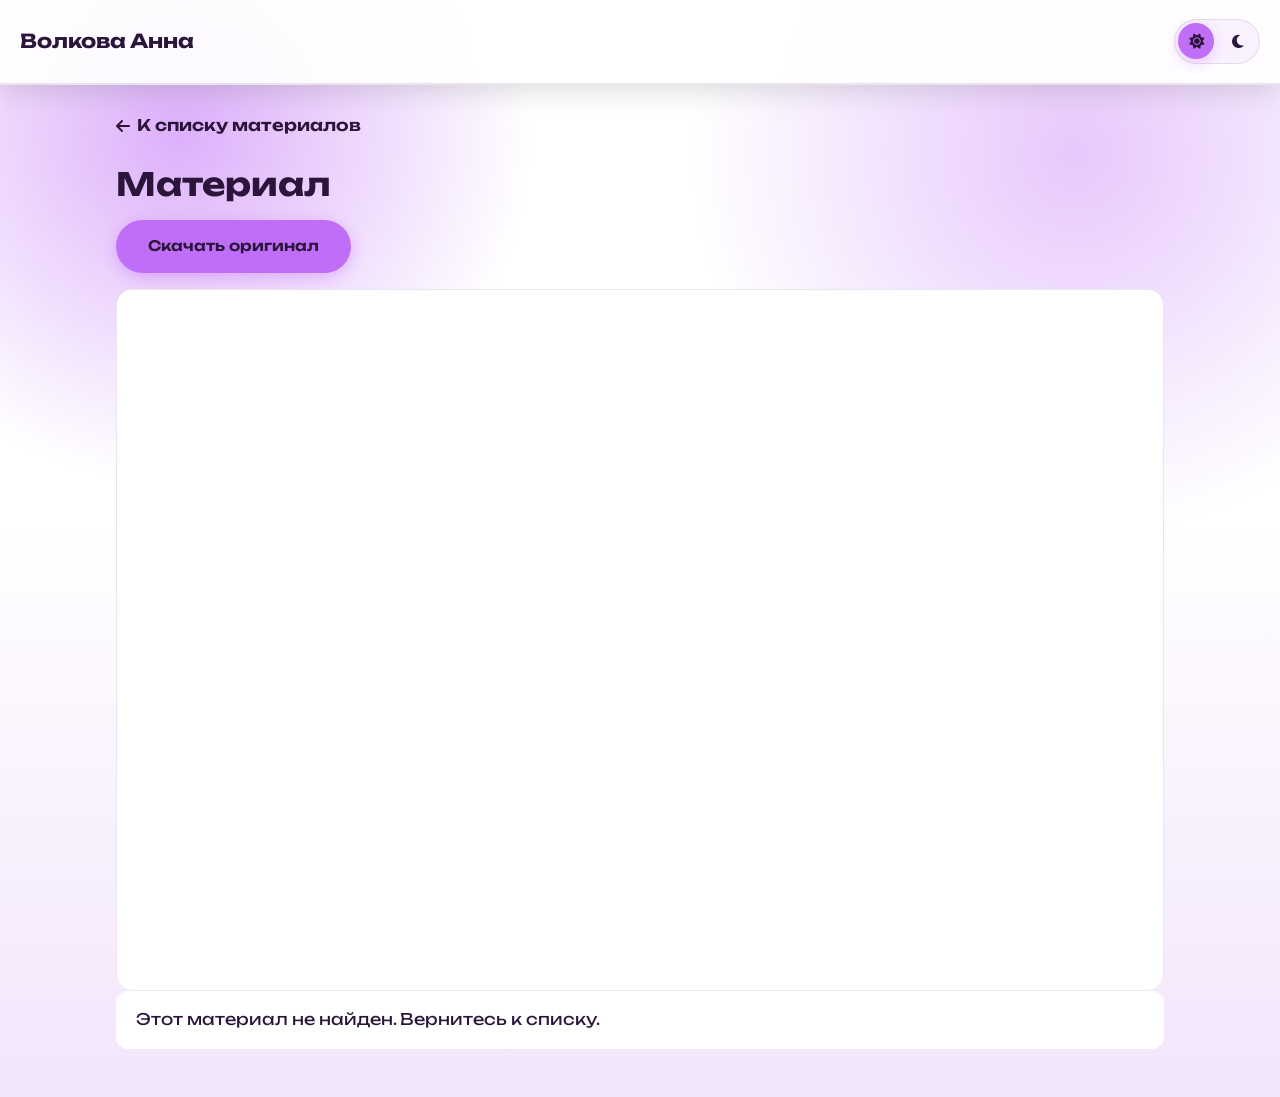
<file: documents/view.html>
<!DOCTYPE html>
<html lang="ru">
<head>
    <meta charset="UTF-8">
    <meta name="viewport" content="width=device-width, initial-scale=1.0, viewport-fit=cover">
    <title>Материал — Волкова Анна Викторовна</title>
    <meta name="robots" content="noindex">
    <link rel="icon" type="image/svg+xml" href="../favicon.svg">
    <link rel="stylesheet" href="../styles/style.min.css">
    <link rel="stylesheet" href="view.css">
    <link href="https://fonts.googleapis.com/css2?family=Unbounded:wght@400;500;600;700&display=swap" rel="stylesheet">
    <link rel="stylesheet" href="https://cdnjs.cloudflare.com/ajax/libs/font-awesome/6.5.1/css/all.min.css" crossorigin="anonymous" referrerpolicy="no-referrer">
</head>
<body data-theme="ink-violet-light">
<script>
(function () {
    try {
        var theme = localStorage.getItem('maxteachcard-theme');
        if (theme === 'ink-violet-dark') {
            document.body.setAttribute('data-theme', 'ink-violet-dark');
            document.documentElement.setAttribute('data-theme', 'ink-violet-dark');
        }
    } catch (e) {}
})();
</script>
    <a href="#viewer-main" class="skip-link">Перейти к документу</a>
    <header class="site-header">
        <div class="layout__container">
            <nav class="site-header__nav" aria-label="Просмотр материала">
                <a href="../index.html#materials" class="site-header__logo">Волкова Анна</a>
                <div class="theme-switcher" role="group" aria-label="Тема сайта">
                    <button type="button" class="theme-switcher__btn" data-theme-button="ink-violet-light" aria-label="Светлая тема" aria-pressed="false" title="Светлая тема">
                        <i class="fas fa-sun" aria-hidden="true"></i>
                    </button>
                    <button type="button" class="theme-switcher__btn" data-theme-button="ink-violet-dark" aria-label="Тёмная тема" aria-pressed="false" title="Тёмная тема">
                        <i class="fas fa-moon" aria-hidden="true"></i>
                    </button>
                </div>
            </nav>
        </div>
    </header>
    <main id="viewer-main" class="viewer" tabindex="-1">
        <div class="layout__container">
            <p class="viewer__back"><a href="../index.html#materials"><i class="fas fa-arrow-left" aria-hidden="true"></i> К списку материалов</a></p>
            <h1 class="viewer__title" id="viewerTitle">Материал</h1>
            <p class="viewer__format" id="viewerFormat"></p>
            <div class="viewer__toolbar">
                <a class="btn btn--primary" id="viewerDownload" href="#">Скачать оригинал</a>
            </div>
            <iframe class="viewer__frame" id="viewerFrame" title="Просмотр документа" hidden></iframe>
            <p class="viewer__missing" id="viewerMissing" hidden>Этот материал не найден. Вернитесь к списку.</p>
        </div>
    </main>
    <script src="catalog.js"></script>
    <script src="../scripts/script.min.js"></script>
    <script>
    (function () {
        var params = new URLSearchParams(window.location.search);
        var item = (window.MATERIAL_CATALOG || {})[params.get('id')];
        var title = document.getElementById('viewerTitle');
        var format = document.getElementById('viewerFormat');
        var frame = document.getElementById('viewerFrame');
        var download = document.getElementById('viewerDownload');
        var missing = document.getElementById('viewerMissing');
        if (!item) {
            missing.hidden = false;
            download.hidden = true;
            return;
        }
        document.title = item.title + ' — Волкова Анна Викторовна';
        title.textContent = item.title;
        format.textContent = item.format === 'Word' ? 'Документ Word' : 'Презентация PowerPoint';
        frame.src = item.pdf;
        frame.hidden = false;
        frame.title = item.title;
        download.href = item.original;
        download.setAttribute('download', item.download);
        download.textContent = item.format === 'Word' ? 'Скачать DOCX' : 'Скачать оригинал';
    })();
    </script>
</body>
</html>
</file>
<file: documents/view.css>
.viewer {
    padding-top: 6.5rem;
    padding-bottom: 3rem;
}

.viewer__back {
    margin: 0 0 1rem;
}

.viewer__back a {
    color: var(--primary-color);
    font-weight: 600;
    text-decoration: none;
    display: inline-flex;
    align-items: center;
    gap: 0.45rem;
    min-height: 44px;
}

.viewer__back a:hover {
    color: var(--accent-color);
}

.viewer__title {
    font-size: clamp(1.35rem, 2vw + 0.8rem, 2rem);
    line-height: 1.25;
    margin: 0 0 0.4rem;
    color: var(--primary-color);
}

.viewer__format {
    margin: 0 0 1rem;
    color: var(--text-color);
}

.viewer__toolbar {
    display: flex;
    flex-wrap: wrap;
    gap: 0.75rem;
    margin-bottom: 1rem;
}

.viewer__toolbar .btn {
    min-height: 44px;
    display: inline-flex;
    align-items: center;
}

.viewer__frame {
    display: block;
    width: 100%;
    height: min(78vh, 960px);
    min-height: 420px;
    border: 1px solid var(--border-soft);
    border-radius: 16px;
    background: #fff;
}

.viewer__missing {
    padding: 1rem 1.25rem;
    border-radius: 12px;
    background: var(--surface);
}

@media (max-width: 767px) {
    .viewer {
        padding-top: 5.5rem;
    }
    .viewer__frame {
        height: 70vh;
        min-height: 320px;
    }
    .viewer__toolbar .btn {
        width: 100%;
        justify-content: center;
    }
}
</file>
<file: styles/style.min.css>
:root{--section-padding:40px 0;--section-padding-lg:50px 0;--container-padding:20px;--touch-target:44px;--scroll-margin-high:2rem;--scroll-margin-near:1rem;--scroll-margin-contact:0.5rem}body[data-theme=ink-violet-light]{--primary-color:#2B153A;--secondary-color:#AB3DF5;--accent-color:#C06EF7;--on-accent:#2B153A;--link-color:#7024A4;--text-color:#2B153A;--text-light:#ffffff;--light-gray:#F7EEFD;--surface:#ffffff;--white:#ffffff;--gray:rgba(43, 21, 58, 0.68);--dark-bg:#35174B;--dark-section:#47215F;--tint-light:#F1E0FC;--tint-lighter:#F9F2FE;--variant1-color:#C06EF7;--beige:#F3E5FC;--header-bg:rgba(255, 255, 255, 0.92);--header-border:rgba(43, 21, 58, 0.1);--border-soft:rgba(43, 21, 58, 0.1);--body-bg:radial-gradient(circle at 14% 12%, rgba(192, 110, 247, 0.55), transparent 22rem),radial-gradient(circle at 84% 14%, rgba(192, 110, 247, 0.38), transparent 24rem),linear-gradient(180deg, #ffffff 0%, #ffffff 48%, #F3E5FC 100%);--hero-bg:linear-gradient(180deg, #ffffff 0%, #F3E5FC 100%);--hero-content-bg:linear-gradient(135deg, rgba(192, 110, 247, 0.45) 0%, rgba(192, 110, 247, 0.14) 50%, transparent 100%);--overlay-gradient-end:rgba(53, 23, 75, 0.95);--accent-a03:rgba(192, 110, 247, 0.2);--accent-a08:rgba(192, 110, 247, 0.28);--accent-a10:rgba(192, 110, 247, 0.35);--accent-a15:rgba(192, 110, 247, 0.42);--accent-a20:rgba(171, 61, 245, 0.18);--accent-a25:rgba(171, 61, 245, 0.22);--accent-a30:rgba(171, 61, 245, 0.28);--accent-a35:rgba(171, 61, 245, 0.32);--accent-a40:rgba(171, 61, 245, 0.38);--accent-a50:rgba(171, 61, 245, 0.5);--accent-a80:rgba(171, 61, 245, 0.8);--accent-a92:rgba(171, 61, 245, 0.92)}body[data-theme=ink-violet-dark]{--primary-color:#F7EEFD;--secondary-color:#AB3DF5;--accent-color:#C06EF7;--on-accent:#2B153A;--link-color:#C06EF7;--text-color:#F7EEFD;--text-light:#2B153A;--light-gray:#342044;--surface:#271635;--white:#ffffff;--gray:rgba(247, 238, 253, 0.72);--dark-bg:#190D23;--dark-section:#35174B;--tint-light:#45255C;--tint-lighter:#321D43;--variant1-color:#C06EF7;--beige:#321D43;--header-bg:rgba(31, 16, 43, 0.94);--header-border:rgba(192, 110, 247, 0.16);--border-soft:rgba(192, 110, 247, 0.16);--body-bg:radial-gradient(circle at 14% 12%, rgba(192, 110, 247, 0.16), transparent 22rem),radial-gradient(circle at 82% 14%, rgba(192, 110, 247, 0.1), transparent 24rem),linear-gradient(180deg, #190D23 0%, #2B173C 100%);--hero-bg:linear-gradient(180deg, #190D23 0%, #2B173C 100%);--hero-content-bg:linear-gradient(135deg, rgba(192, 110, 247, 0.14) 0%, rgba(192, 110, 247, 0.04) 50%, transparent 100%);--overlay-gradient-end:rgba(25, 13, 35, 0.95);--accent-a03:rgba(192, 110, 247, 0.06);--accent-a08:rgba(192, 110, 247, 0.1);--accent-a10:rgba(192, 110, 247, 0.12);--accent-a15:rgba(192, 110, 247, 0.16);--accent-a20:rgba(192, 110, 247, 0.2);--accent-a25:rgba(192, 110, 247, 0.25);--accent-a30:rgba(192, 110, 247, 0.3);--accent-a35:rgba(192, 110, 247, 0.35);--accent-a40:rgba(192, 110, 247, 0.4);--accent-a50:rgba(192, 110, 247, 0.5);--accent-a80:rgba(192, 110, 247, 0.8);--accent-a92:rgba(192, 110, 247, 0.92);color-scheme:dark}*{margin:0;padding:0;box-sizing:border-box}html{overflow-x:hidden;scroll-behavior:smooth;scroll-padding-top:var(--site-header-height,4rem)}body{font-family:Unbounded,sans-serif;line-height:1.6;color:var(--text-color);background:var(--body-bg);overflow-x:hidden;width:100%;-webkit-tap-highlight-color:transparent;transition:background .35s ease,color .35s ease}html.is-lightbox-open,html.is-lightbox-open body{overscroll-behavior:none}a:focus,button:focus{outline:0}a:focus-visible,button:focus-visible{outline:2px solid var(--secondary-color);outline-offset:2px;border-radius:4px}#main-content:focus{outline:0}.layout__container{max-width:clamp(320px,90vw,1200px);width:100%;margin:0 auto;padding:0 var(--container-padding);min-width:0}.skip-link{position:fixed;top:.75rem;left:1rem;padding:.55rem .9rem;background:var(--secondary-color);color:var(--white);font-size:.9rem;font-weight:600;text-decoration:none;z-index:10000;border-radius:999px;box-shadow:0 8px 24px rgba(42,42,42,.16);opacity:0;transform:translateY(-.75rem);pointer-events:none;transition:opacity .2s ease,transform .2s ease}.skip-link:focus{opacity:1;transform:translateY(0);pointer-events:auto;outline:3px solid var(--accent-color);outline-offset:3px}.site-header{background-color:var(--header-bg);color:var(--primary-color);padding:1.2rem 0;padding-top:max(1.2rem,env(safe-area-inset-top));padding-left:env(safe-area-inset-left);padding-right:env(safe-area-inset-right);position:fixed;width:100%;max-width:100vw;top:0;left:0;right:0;z-index:1000;box-shadow:0 4px 30px rgba(0,0,0,.15);backdrop-filter:blur(15px);border-bottom:2px solid var(--header-border)}.site-header .layout__container{max-width:100%;overflow:visible}.site-header__nav{display:flex;justify-content:space-between;align-items:center;gap:.75rem;min-width:0;width:100%}.site-header__nav .site-header__logo{flex:0 1 auto;min-width:0}.site-header__nav .site-header__list{flex:1;justify-content:center;margin:0 auto}.site-header__logo{font-size:1.8rem;font-weight:700;color:var(--primary-color);white-space:nowrap;overflow:hidden;text-overflow:ellipsis;max-width:100%;text-decoration:none}a.site-header__logo:hover{color:var(--primary-color)}.site-header__list{display:flex;list-style:none;gap:.4rem;margin:0;padding:0;align-items:center;flex-wrap:nowrap}.site-header__list a{font-size:.9rem;padding:.35rem .6rem;white-space:nowrap}.site-header__dropdown{position:relative}.site-header__dropdown>a{display:inline-flex;align-items:center;gap:.3rem;transition:color .25s ease}.site-header__dropdown>a:hover{color:var(--link-color)}.site-header__dropdown>a i.fa-chevron-down{display:inline-block;transition:transform .25s ease}.site-header__dropdown:hover>a i.fa-chevron-down{transform:rotate(180deg)}.site-header__dropdown.site-header__dropdown--open>a i.fa-chevron-down{transform:rotate(180deg)}.site-header__dropdown .site-header__submenu{position:absolute;top:100%;left:0;margin-top:-2px;padding:.5rem 0;padding-top:calc(.6rem + 2px);min-width:220px;list-style:none;z-index:100;background:var(--surface);box-shadow:0 10px 30px rgba(0,0,0,.12);border-radius:8px;border:1px solid var(--border-soft);opacity:0;visibility:hidden;transform:translateY(-8px);transition:opacity .25s ease,transform .25s ease,visibility .25s}.site-header__dropdown:hover .site-header__submenu{opacity:1;visibility:visible;transform:translateY(0)}.site-header__submenu a{display:block;padding:.6rem 1.2rem;color:var(--primary-color);text-decoration:none;font-size:.95rem;transition:background .2s ease,color .2s ease}.site-header__submenu a:hover{background:var(--tint-light);color:var(--link-color)}.site-header__list>li>a{color:var(--primary-color);text-decoration:none;transition:color .3s,background-color .3s;font-weight:500;border-radius:999px}.site-header__list a:hover{color:var(--link-color);background-color:var(--tint-lighter)}.site-header__list a.site-header__link--active{color:var(--link-color);font-weight:700;position:relative}.site-header__list a.site-header__link--active::after{display:none}.site-header__cta,.site-header__list .site-header__cta,.site-header__list .site-header__cta.site-header__cta--active{color:var(--on-accent)!important;background-color:var(--accent-color)}.site-header__list .site-header__cta.site-header__cta--active::after{display:none}.site-header__cta{display:inline-block;background-color:var(--accent-color);color:var(--on-accent)!important;padding:clamp(.75rem,1vw,.75rem) clamp(1.75rem,2vw,1.875rem);text-decoration:none;border-radius:50px;transition:all .3s;font-weight:600;font-size:clamp(.875rem, 1vw, .95rem);white-space:nowrap;box-shadow:0 4px 15px var(--accent-a20)}.site-header__cta:hover{background-color:#ab3df5;color:var(--on-accent)!important;transform:translateY(-2px);box-shadow:0 6px 20px var(--accent-a30)}.site-header__item--cta-mobile{display:none}.site-header__toggle{display:none;cursor:pointer;font-size:1.5rem;flex-shrink:0;border:none;background:0 0;color:inherit;padding:0;font-family:inherit;line-height:1}.theme-switcher{display:inline-flex;flex-shrink:0;align-items:center;gap:.35rem;padding:.2rem;border-radius:999px;background:var(--tint-lighter);border:1px solid var(--border-soft)}.theme-switcher__btn{display:inline-flex;align-items:center;justify-content:center;width:2.25rem;height:2.25rem;padding:0;border:none;border-radius:50%;background:0 0;color:var(--primary-color);cursor:pointer;font-size:.95rem;transition:background .2s ease,color .2s ease,box-shadow .2s ease}.theme-switcher__btn:hover{background:var(--tint-light);color:var(--secondary-color)}.theme-switcher__btn--active{background:var(--accent-color);color:var(--on-accent);box-shadow:0 4px 14px var(--accent-a25)}.theme-switcher__btn:focus-visible{outline:2px solid var(--secondary-color);outline-offset:2px}.hero{background:var(--hero-bg);color:var(--primary-color);padding:180px 0 120px;position:relative;overflow:hidden}@media (min-width:1025px){.hero{padding-bottom:30px}}.hero__wrapper{display:grid;grid-template-columns:1fr 1fr;gap:clamp(2rem,4vw,4rem);align-items:center}.hero__content{max-width:100%;position:relative;background:var(--hero-content-bg);padding:clamp(1.5rem,2.5vw,2.5rem);border-radius:16px;border-left:clamp(3px,.4vw,4px) solid var(--accent-color)}.hero__content h1{font-size:clamp(1.6rem, 3.5vw + 1rem, 2.8rem);margin-bottom:1.5rem;font-weight:700;color:var(--primary-color);line-height:1.2;text-align:left}.hero__description{font-size:clamp(.95rem, 1.2vw, 1.1rem);margin-bottom:clamp(1.5rem,2vw,2rem);color:var(--text-color);line-height:1.7;text-align:left}.hero__actions{display:flex;gap:clamp(.75rem,1vw,1rem);justify-content:flex-start;flex-wrap:wrap;margin-top:clamp(1.5rem,2vw,2rem)}.hero__media{position:relative;display:flex;justify-content:center;align-items:center}.hero__figure{position:relative;width:100%;max-width:clamp(280px,40vw,500px)}.hero__photo{width:100%;height:auto;border-radius:50%;object-fit:cover;object-position:center 22%;aspect-ratio:1;border:clamp(6px,1vw,10px) solid var(--secondary-color);box-shadow:0 20px 60px var(--accent-a25);position:relative;z-index:2}.btn{display:inline-block;background-color:var(--accent-color);color:var(--on-accent);padding:clamp(.875rem,1.2vw,.9375rem) clamp(2rem,2.5vw,2.1875rem);text-decoration:none;border-radius:50px;transition:all .3s;font-weight:600;border:none;cursor:pointer;font-size:clamp(.9rem, 1.1vw, 1rem)}.btn--primary{background-color:var(--accent-color);color:var(--on-accent);box-shadow:0 4px 15px var(--accent-a30)}.btn--primary:hover{background-color:#ab3df5;color:var(--on-accent);transform:translateY(-2px);box-shadow:0 6px 20px var(--accent-a40)}.btn--secondary{background-color:transparent;border:2px solid var(--primary-color);color:var(--primary-color)}.btn--secondary:hover{background-color:var(--accent-color);border-color:var(--accent-color);color:var(--on-accent);transform:translateY(-2px)}.btn--telegram{background:#08c!important;color:var(--white)!important}.btn--telegram:hover{background:#069!important;color:var(--white)!important}.btn:hover{background-color:#ab3df5;color:var(--on-accent);transform:translateY(-2px)}main{width:100%;max-width:100%;min-width:0;overflow-x:hidden;padding-top:4rem}section{padding:var(--section-padding);max-width:100%;min-width:0;scroll-margin-top:4rem}section#about,section#faq,section#materials,section#stats{scroll-margin-top:var(--scroll-margin-high)}section#documents,section#events,section#reviews{scroll-margin-top:var(--scroll-margin-near)}section#contact{scroll-margin-top:var(--scroll-margin-contact)}section:first-of-type{padding-top:50px}.section__title{text-align:center;font-size:clamp(1.75rem, 4vw + 1rem, 2.8rem);margin-bottom:clamp(2rem,4vw,3.5rem);color:var(--primary-color);font-weight:700;line-height:1.2}#about .section__title{text-align:center;margin-bottom:2rem;margin-top:-.5rem;padding-top:0}.about{background-color:var(--secondary-color);position:relative;overflow:hidden;padding-top:4rem}.about__emojis{display:none}.about::before{content:none;display:none}.about .layout__container{position:relative;z-index:1}@media (min-width:768px){.about .layout__container{max-width:min(1560px,96vw)}}.about__icons{position:absolute;top:0;left:0;right:0;bottom:0;pointer-events:none;z-index:0;overflow:hidden}.about__icon{position:absolute;font-size:4.5rem;color:rgba(255,255,255,.1);z-index:0}.about__icon--left.about__icon--top{top:12%;left:3%}.about__icon--right.about__icon--top{top:20%;right:3%}.about__icon--left.about__icon--bottom{bottom:18%;left:4%;font-size:4rem}.about__icon--right.about__icon--bottom{bottom:12%;right:3%;font-size:4.5rem}@media (max-width:767px){.about::before{display:none}.about__emojis{display:grid;grid-template-columns:1fr 1fr;grid-template-rows:1fr 1fr;position:absolute;top:0;left:0;right:0;bottom:0;pointer-events:none;z-index:0;font-size:4rem;opacity:.08;place-items:center}.about__emojis span{display:block}.about__icon--left.about__icon--top{top:8%;left:8%;font-size:3.5rem}.about__icon--right.about__icon--top{top:15%;right:10%;font-size:3rem}.about__icon--left.about__icon--bottom{bottom:25%;left:5%;font-size:3.5rem}.about__icon--right.about__icon--bottom{bottom:10%;right:12%;font-size:3rem}}.about .section__title{color:var(--white)}.about__profile{display:flex;align-items:center;gap:3rem;margin:0 auto;position:relative;z-index:1}.about__photo{width:clamp(288px,36vw,432px);height:clamp(288px,36vw,432px);flex-shrink:0;border-radius:50%;object-fit:cover;border:clamp(3px,.5vw,5px) solid var(--white);box-shadow:0 10px 30px var(--accent-a20);transition:transform .3s}.about__photo:hover{transform:scale(1.05)}.about .about__bio .about__name{font-size:2.2rem;margin-bottom:1rem;color:var(--white);font-weight:700}.about .about__bio p{margin-bottom:1rem;text-align:justify;hyphens:auto;font-size:1.1rem;line-height:1.65;color:rgba(255,255,255,.96)}.stats{background-color:var(--dark-section);color:var(--white);padding:40px 0}.stats__grid{display:grid;grid-template-columns:repeat(auto-fit,minmax(200px,1fr));gap:2rem;text-align:center}.stats__item{padding:1.5rem;transition:all .3s;cursor:pointer}.stats__item:hover{transform:translateY(-10px) scale(1.05)}.stats__item:hover .stats__value{color:var(--secondary-color);animation:statGlow 1.5s ease-in-out infinite}@keyframes statGlow{0%,100%{text-shadow:0 0 10px var(--accent-a40)}50%{text-shadow:0 0 25px var(--accent-a80)}}.stats__value{font-size:3rem;font-weight:700;margin-bottom:.5rem;color:var(--white)}.stats__value::after{content:none}.stats__label{font-size:1.1rem;color:var(--white);opacity:1;font-weight:600}.stats__label-accent{color:var(--white);font-weight:600}.services{background-color:var(--dark-section);padding:var(--section-padding-lg);position:relative}.services__inner{max-width:clamp(320px,90vw,1200px);width:100%;margin:0 auto;padding:clamp(1.5rem,4vw,60px) clamp(1.25rem,3vw,40px);background:var(--surface);border-radius:24px;box-shadow:0 20px 60px rgba(0,0,0,.3);min-width:0;box-sizing:border-box}.services__header{display:grid;grid-template-columns:1fr 1fr;gap:3rem;margin-bottom:4rem;align-items:start}.services__title{font-size:2.5rem;font-weight:700;color:var(--primary-color);line-height:1.2;margin:0;text-align:left}.services__lead{font-size:1rem;color:var(--gray);line-height:1.6;margin:0;text-align:left;margin-top:1rem}.services__subjects-wrap{display:flex;align-items:center;gap:1.5rem;margin-bottom:3rem;flex-wrap:wrap;min-width:0;max-width:100%}.services__subjects{display:flex;gap:1.5rem;flex-wrap:wrap;margin-bottom:0;min-width:0;max-width:100%}.services__subjects-hint{margin:0;font-size:.9rem;color:var(--gray);white-space:nowrap}.services__subjects-hint::before{content:'';display:inline-block;width:1px;height:1.2em;background:var(--tint-light);margin-right:1rem;vertical-align:middle}@media (max-width:900px){.services__subjects-wrap{flex-direction:column;align-items:flex-start}.services__subjects-hint::before{display:none}}.services__subject{display:flex;align-items:center;gap:.5rem;padding:.75rem 1.5rem;background:var(--light-gray);border:none;border-radius:50px;font:inherit;font-weight:600;color:var(--primary-color)}.services__subject{cursor:pointer;transition:background .2s,transform .2s}.services__subject:hover{background:var(--tint-light);transform:translateY(-2px)}.services__subject i{color:var(--secondary-color);font-size:1.2rem}.services__subject:focus-visible{outline:2px solid var(--secondary-color);outline-offset:2px}.services__detail{margin-top:1.5rem;margin-bottom:2.5rem;padding:1.5rem;background:var(--tint-lighter);border-radius:12px;border-left:4px solid var(--secondary-color);opacity:0;transform:translateY(-15px);transition:opacity .35s ease,transform .35s ease}.services__detail.services__detail--visible{opacity:1;transform:translateY(0)}.services__detail.services__detail--switching{opacity:0;transform:translateY(10px)}.services__detail-title{font-size:1.3rem;color:var(--secondary-color);margin-bottom:.75rem;font-weight:700}.services__detail-text{color:var(--text-color);line-height:1.6;margin-bottom:1rem}.services__detail-close{background:var(--secondary-color);color:var(--white);border:none;padding:.5rem 1.25rem;border-radius:50px;cursor:pointer;font-weight:600;font-size:.9rem;transition:all .3s}.services__detail-close:hover{background:var(--accent-color);color:var(--on-accent);transform:translateY(-2px)}.services__grid{display:grid;grid-template-columns:repeat(2,1fr);gap:2rem}.services__card{padding:clamp(1.5rem,2.5vw,2.5rem);border-radius:16px;transition:all .3s;display:flex;flex-direction:column;min-height:clamp(280px,30vw,300px)}.services__card--dark{background:var(--dark-section);color:var(--white)}.services__card--accent{background:var(--secondary-color);color:var(--white)}.services__card-icon{font-size:3rem;margin-bottom:1.5rem;color:var(--white)}.services__card h3{font-size:1.5rem;margin-bottom:1rem;color:var(--white);font-weight:700;line-height:1.3}.services__card p{color:rgba(255,255,255,.9);line-height:1.6;margin-bottom:1.5rem;flex-grow:1}.services__card-link{color:var(--white);text-decoration:none;font-weight:600;display:inline-flex;align-items:center;gap:.5rem;transition:all .3s;margin-top:auto;padding:.5rem 1rem;border-radius:8px}.services__card-link:hover{gap:1rem;background:rgba(255,255,255,.2);transform:translateX(5px)}.services__card-link i{font-size:.9rem}.documents{background-color:var(--light-gray)}.documents__grid{display:flex;flex-wrap:wrap;justify-content:center;gap:1.5rem;margin-top:2rem}.documents__card{background:var(--surface);padding:clamp(1.25rem,2vw,1.5rem);border-radius:12px;text-align:center;box-shadow:0 5px 15px rgba(139,69,19,.1);transition:transform .3s;display:flex;flex-direction:column;min-height:clamp(280px,30vw,300px);border:clamp(1px,.2vw,2px) solid var(--beige);width:clamp(280px,90vw,300px);max-width:100%;overflow:hidden;box-sizing:border-box}.documents__card:hover{transform:translateY(-5px);box-shadow:0 8px 25px rgba(139,69,19,.2)}.documents__icon{font-size:3.5rem;color:var(--secondary-color);margin-bottom:1.5rem;transition:transform .3s}.documents__card:hover .documents__icon{transform:scale(1.1) rotate(5deg)}.documents__card h3{font-size:1.4rem;margin-bottom:1rem;color:var(--primary-color);line-height:1.3;font-weight:700;overflow-wrap:break-word;word-wrap:break-word;word-break:break-word;hyphens:auto;max-width:100%;padding:0}.documents__card p{margin-bottom:1.5rem;flex-grow:1;color:var(--text-color);line-height:1.5;display:flex;align-items:center;justify-content:center;min-height:80px;overflow-wrap:break-word;word-wrap:break-word;word-break:break-word;hyphens:auto;max-width:100%;padding:0}.documents__actions{margin-top:auto}.documents__actions{display:flex;flex-direction:column;align-items:center;gap:.75rem;justify-content:center;width:100%}.documents__btn{display:inline-flex;align-items:center;gap:.5rem;background-color:var(--secondary-color);color:var(--white);padding:12px 25px;text-decoration:none;border-radius:50px;transition:all .3s;font-size:1rem;font-weight:600;box-shadow:0 4px 12px var(--accent-a20);justify-content:center;max-width:100%;min-width:min(100%,180px);text-align:center}.documents__btn:hover{background-color:var(--accent-color);color:var(--on-accent);transform:translateY(-2px);box-shadow:0 6px 18px var(--accent-a35)}.documents__btn:active{transform:translateY(0)}.documents__btn:focus-visible{outline:3px solid var(--accent-a50);outline-offset:2px}.documents-tabs{display:flex;gap:.5rem;justify-content:center;margin-top:1rem}.documents-tabs__btn{border:1px solid var(--accent-a35);background:var(--surface);color:var(--secondary-color);border-radius:999px;padding:.55rem 1rem;font:inherit;cursor:pointer;transition:all .2s ease}.documents-tabs__btn:hover{background:var(--tint-lighter)}.documents-tabs__btn.is-active{background:var(--secondary-color);color:var(--white);border-color:var(--secondary-color)}.documents-tabs__panel{margin-top:1rem;display:grid;grid-template-rows:0fr;opacity:0;transform:translateY(8px);overflow:hidden;pointer-events:none;transition:opacity .28s ease,transform .28s ease,grid-template-rows .35s ease}.documents-tabs__panel.is-active{opacity:1;transform:translateY(0);grid-template-rows:1fr;overflow:visible;pointer-events:auto}.documents-tabs__panel .documents__grid{margin-top:0;min-height:0;overflow:hidden}.documents-tabs__panel.is-active .documents__grid{overflow:visible}.events{background-color:var(--dark-section);padding:50px 0 2.5rem 0}.events__header{margin-bottom:3rem}.events .section__title{color:var(--white);text-align:left;margin:0;font-size:2.5rem}.photo-block{background:var(--light-gray)}.photo-block--dark{background:var(--dark-section)}.photo-block--dark .photo-block__description,.photo-block--dark .section__title{color:var(--white)}.photo-block__description{max-width:900px;margin:-1rem auto 1.5rem;text-align:center;color:var(--gray)}.photo-grid{display:grid;grid-template-columns:repeat(auto-fit,minmax(220px,1fr));gap:1rem}.photo-grid img{width:100%;aspect-ratio:4/3;object-fit:cover;border-radius:14px;box-shadow:0 10px 24px rgba(0,0,0,.14)}.photo-grid--narrow{max-width:700px;margin:0 auto}.events__grid{display:grid;grid-template-columns:repeat(auto-fit,minmax(min(100%,320px),1fr));gap:1.5rem}.events__more-bar{text-align:center;margin-top:1.5rem}.events__more-bar .btn{background:var(--surface);color:var(--secondary-color);border:2px solid var(--white)}.events__more-bar .btn:hover{background:var(--tint-lighter);color:var(--secondary-color);border-color:var(--white)}.events__more{margin-top:1.5rem;display:grid;grid-template-rows:0fr;transition:grid-template-rows .5s ease}.events__more:not(.events__more--visible){margin-top:0}.events__more--visible{grid-template-rows:1fr}.events__more-inner{min-height:0;display:grid;grid-template-columns:repeat(auto-fit,minmax(min(100%,320px),1fr));gap:1.5rem;overflow:hidden;opacity:0;transition:opacity .4s ease}.events__more--visible .events__more-inner{opacity:1;overflow:visible}.events__card{background:var(--surface);border-radius:16px;overflow:hidden;box-shadow:0 8px 30px rgba(0,0,0,.2);border:none}.events .slider__arrow:not(.slider__container .slider__arrow){display:none!important;visibility:hidden!important;opacity:0!important;pointer-events:none!important}.events .slider__container{overflow:hidden!important;position:relative!important}.events__vk-link{position:absolute;top:.65rem;right:.65rem;z-index:6;display:inline-flex;align-items:center;gap:.35rem;padding:.4rem .65rem;border-radius:999px;font-size:.75rem;font-weight:600;color:var(--white);background:var(--accent-a92);text-decoration:none;box-shadow:0 2px 10px rgba(0,0,0,.2);max-width:calc(100% - 1.5rem)}.events__vk-link:hover{background:var(--accent-color)}.events__vk-link:focus-visible{outline:2px solid var(--white);outline-offset:2px}.events__vk-link-text{overflow:hidden;text-overflow:ellipsis;white-space:nowrap;max-width:5.5rem}.events__card--tablet-only{display:none}.events__overlay{position:absolute;bottom:0;left:0;right:0;background:linear-gradient(transparent,var(--overlay-gradient-end));color:var(--white);padding:clamp(1.25rem,1.5vw,1.5rem);padding-bottom:clamp(2.5rem,3vw,3rem);z-index:5}.events__overlay h3{font-size:clamp(.9rem, 1vw, 1rem);margin-bottom:clamp(.2rem,.3vw,.25rem);font-weight:500;line-height:1.3;display:-webkit-box;-webkit-line-clamp:2;-webkit-box-orient:vertical;overflow:hidden}.events__overlay p{font-size:clamp(.8rem, .9vw, .85rem);margin:0;opacity:.95;line-height:1.3;display:-webkit-box;-webkit-line-clamp:2;-webkit-box-orient:vertical;overflow:hidden}.reviews{background-color:var(--dark-section);padding:2.5rem 0 50px 0}.reviews .section__title{color:var(--white)}.reviews__grid{display:grid;grid-template-columns:repeat(auto-fit,minmax(300px,1fr));gap:2rem;margin-top:2rem;align-items:stretch}.reviews__card{background:var(--surface);padding:clamp(1.5rem,2vw,2rem);border-radius:16px;border-left:clamp(3px,.4vw,4px) solid var(--secondary-color);transition:transform .3s,box-shadow .3s;box-shadow:0 5px 20px rgba(0,0,0,.1);display:flex;flex-direction:column;justify-content:space-between;min-height:100%}.reviews__card:hover{transform:translateY(-5px);box-shadow:0 8px 25px var(--accent-a20)}.reviews__icon{font-size:2rem;color:var(--secondary-color);margin-bottom:1rem;opacity:.7}.reviews__text{font-size:1.1rem;line-height:1.6;margin-bottom:1.5rem;color:var(--text-color);font-style:italic;flex-grow:1}.reviews__author{font-weight:600;color:var(--secondary-color);text-align:right;margin-top:auto}.reviews .slider__container{margin-top:2rem;aspect-ratio:auto;min-height:auto;height:auto;border:none;border-radius:0;overflow:hidden}.reviews .slider__track{height:auto}.reviews .slider__slide{height:auto}.reviews .slider__container .slider__controls{position:static;margin-top:1.25rem}.reviews .slider__container .slider__dot{background-color:rgba(255,255,255,.35)}@media (max-width:767px){.reviews .slider__slide{display:flex;align-items:flex-start}.reviews__card{width:100%;min-height:0;height:auto;justify-content:flex-start;padding:clamp(1.15rem,4vw,1.4rem)}.reviews__icon{font-size:1.5rem;margin-bottom:.75rem}.reviews__text{flex-grow:0;font-size:clamp(.9rem, 3.8vw, 1rem);line-height:1.55;margin-bottom:1rem}.reviews__author{margin-top:0;font-size:clamp(.85rem, 3.5vw, .95rem)}}@media (min-width:1025px){.reviews .slider__container{overflow:visible}.reviews .slider__track{display:grid;grid-template-columns:repeat(3,1fr);gap:2rem;transform:none!important;align-items:stretch}.reviews .slider__slide{min-width:0;width:auto;height:auto}.reviews .slider__container .slider__controls{display:none}}.schedule{background-color:var(--light-gray)}.schedule__layout{display:grid;grid-template-columns:1fr 1fr;gap:3rem;margin-top:2rem;align-items:start}.schedule__calendar h3,.schedule__info h3{font-size:1.5rem;margin-bottom:1.5rem;color:var(--secondary-color);font-weight:600}.schedule__item{display:flex;align-items:center;gap:1rem;padding:1.5rem;background:var(--surface);border-radius:12px;margin-bottom:1rem;border-left:4px solid var(--secondary-color);box-shadow:0 2px 10px rgba(0,0,0,.05);transition:transform .3s,box-shadow .3s}.schedule__item:hover{transform:translateX(5px);box-shadow:0 4px 15px var(--accent-a15)}.schedule__item i{font-size:1.5rem;color:var(--secondary-color)}.schedule__item strong{display:block;color:var(--secondary-color);margin-bottom:.25rem}.schedule__item p{color:var(--text-color);margin:0}.schedule__note{margin-top:1.5rem;font-size:.9rem;color:var(--gray);font-style:italic}.schedule__calendar{background:var(--surface);padding:clamp(1.5rem,3vw,2rem);border-radius:12px;text-align:center;box-shadow:0 5px 15px var(--accent-a10);max-width:clamp(280px,90vw,360px);margin:0 auto;display:flex;flex-direction:column;align-items:center}.schedule__calendar .btn,.schedule__calendar .btn--telegram{margin-top:.5rem}.schedule__contact{margin-bottom:.75rem}.schedule__contact a{color:inherit;text-decoration:none}.schedule__contact a:hover{color:var(--secondary-color)}.schedule__contact a:focus-visible{outline:2px solid var(--secondary-color);outline-offset:3px;border-radius:4px}.schedule__calendar h3{font-size:1.2rem;margin-bottom:1rem}.schedule__calendar p{margin-bottom:1rem;color:var(--text-color);font-size:.9rem}.faq{background-color:var(--surface);padding:50px 0}.faq__list{max-width:clamp(320px,90vw,800px);margin:0 auto;margin-top:2rem}.faq__item{background:var(--tint-lighter);border-radius:8px;margin-bottom:1rem;overflow:hidden;border:1px solid var(--tint-light)}.faq__question{display:flex;justify-content:space-between;align-items:center;width:100%;text-align:left;padding:1.5rem;cursor:pointer;transition:background-color .3s;border:none;background:0 0;font-family:inherit;box-sizing:border-box}.faq__question:hover{background-color:var(--light-gray)}.faq__question:focus-visible{outline:3px solid var(--accent-color);outline-offset:-3px;background-color:var(--tint-light);box-shadow:inset 0 0 0 1px rgba(221,168,83,.35)}.faq__question-text{font-size:1.2rem;color:var(--secondary-color);font-weight:600;margin:0;flex:1;padding-right:.75rem}.faq__question i{color:var(--secondary-color);transition:transform .3s}.faq__item--open .faq__question i{transform:rotate(180deg)}.faq__answer{max-height:0;overflow:hidden;transition:max-height .3s ease-out,padding .3s;padding:0 1.5rem}.faq__item--open .faq__answer{max-height:500px;padding:0 1.5rem 1.5rem}.faq__answer p{color:var(--text-color);line-height:1.6;margin:0}footer{background-color:var(--dark-bg);color:var(--white);text-align:center;padding:3rem 0;padding-bottom:max(3rem,env(safe-area-inset-bottom));padding-left:env(safe-area-inset-left);padding-right:env(safe-area-inset-right)}@keyframes fadeIn{from{opacity:0;transform:translateY(30px)}to{opacity:1;transform:translateY(0)}}@media (max-width:1024px){:root{--section-padding:60px 0;--section-padding-lg:80px 0}.hero__wrapper{gap:2.5rem}.services__header{gap:2rem}.events__grid{grid-template-columns:repeat(auto-fit,minmax(min(100%,280px),1fr))}}@media (min-width:768px) and (max-width:1024px){.hero{padding:25px 0}.hero__figure{max-width:650px}.hero__content h1{font-size:clamp(1.4rem, 3vw + .8rem, 2.2rem)}.hero__description{font-size:.95rem}.services{padding:25px 0}.events__grid{grid-template-columns:repeat(2,1fr)}.events__card--third{display:none}.events__card--tablet-only{display:block}.events__more-inner{grid-template-columns:repeat(2,1fr)}.stats__grid{grid-template-columns:repeat(4,1fr);gap:1rem}.stats__item{padding:.75rem .5rem}.stats__value{font-size:1.75rem}.stats__label{font-size:.8rem}}@media (max-width:767px){main{padding-top:4.5rem}section#about,section#awards,section#faq,section#gallery,section#materials,section#stats{scroll-margin-top:calc(var(--scroll-margin-high) - 0.75rem)}.site-header__toggle{display:flex;align-items:center;justify-content:center;min-width:var(--touch-target);min-height:var(--touch-target);flex-shrink:0}.site-header__cta:not(.site-header__list .site-header__cta){display:none}.site-header__list{display:flex;flex-direction:column;position:absolute;top:100%;left:0;width:100%;background-color:var(--surface);padding:1rem;text-align:center;box-shadow:0 2px 10px rgba(42,42,42,.1);max-height:0;overflow:hidden;opacity:0;visibility:hidden;transition:max-height .35s ease,opacity .3s ease,visibility .3s}.site-header__list--open{max-height:85vh;opacity:1;visibility:visible}.site-header__nav .site-header__list{order:3;width:100%}.site-header__item--cta-mobile{display:list-item}.site-header__item--cta-mobile .site-header__cta{display:inline-block;min-height:var(--touch-target);line-height:var(--touch-target);padding-top:0;padding-bottom:0}.site-header__logo{font-size:1.25rem;flex:1 1 auto;min-width:0}.theme-switcher{order:2;margin-left:auto;margin-right:.35rem}.theme-switcher__btn{width:2rem;height:2rem;font-size:.85rem}.site-header__toggle{order:3}.site-header__dropdown .site-header__submenu{position:static;margin-top:0;padding-top:0;opacity:1;visibility:visible;transform:none;box-shadow:none;border:none;background:var(--light-gray);border-radius:8px;margin-top:.5rem;max-height:0;overflow:hidden;transition:max-height .3s ease}.site-header__dropdown.site-header__dropdown--open .site-header__submenu{max-height:200px}.site-header__dropdown>a i.fa-chevron-down{transform:none}.site-header__dropdown:hover>a i.fa-chevron-down{transform:none}.site-header__dropdown.site-header__dropdown--open>a i.fa-chevron-down{transform:rotate(180deg)}}@media (min-width:768px) and (max-width:1024px){.site-header__nav{gap:.45rem}.site-header__logo{font-size:clamp(1.05rem, 2vw, 1.3rem)}.site-header__nav .site-header__list{flex:1 1 auto;gap:.15rem;justify-content:center}.site-header__list a{font-size:clamp(.72rem, 1.15vw, .84rem);padding:.3rem .4rem}.site-header__cta{font-size:clamp(.72rem, 1.15vw, .84rem);padding:.6rem .8rem}.site-header__dropdown .site-header__submenu{min-width:200px}}@media (max-width:767px){:root{--section-padding:40px 0;--section-padding-lg:40px 0;--container-padding:18px}.events,.faq,.reviews,.schedule,section:first-of-type{padding:40px 0}.site-header__logo{font-size:1.15rem;flex:1 1 auto;min-width:0}.site-header__toggle{display:flex;align-items:center;justify-content:center;min-width:var(--touch-target);min-height:var(--touch-target);flex-shrink:0}.site-header__cta:not(.site-header__list .site-header__cta){display:none}.site-header__item--cta-mobile{display:list-item;margin-top:.5rem}.site-header__item--cta-mobile .site-header__cta{display:inline-block;text-align:center;min-height:var(--touch-target);line-height:var(--touch-target);padding-top:0;padding-bottom:0}.site-header__list{display:flex;flex-direction:column;position:absolute;top:100%;left:0;width:100%;background-color:var(--surface);padding:1rem;text-align:center;box-shadow:0 2px 10px rgba(42,42,42,.1);max-height:0;overflow:hidden;opacity:0;visibility:hidden;transition:max-height .35s ease,opacity .3s ease,visibility .3s}.site-header__list--open{max-height:85vh;opacity:1;visibility:visible}.site-header__list a{min-height:var(--touch-target);display:inline-flex;align-items:center;justify-content:center;padding:.5rem 1rem}.site-header__nav{flex-wrap:wrap}.site-header__nav .site-header__list{order:3;width:100%}.hero__content h1{font-size:clamp(1.5rem, 5vw + .5rem, 2rem);text-align:left}.hero__content h3,.hero__content p{text-align:left}.hero__actions{justify-content:flex-start}.about__profile{max-width:clamp(320px,85vw,1000px);flex-direction:column;text-align:center}.about__photo{width:288px;height:288px}.hero__wrapper{grid-template-columns:1fr;gap:2rem}.hero__media{order:-1}.hero__figure{max-width:85%;margin-left:auto;margin-right:auto}.services__header{grid-template-columns:1fr}.services__grid{grid-template-columns:1fr}.documents__grid,.services__grid{gap:1rem}.documents__card,.services__card{padding:1.25rem;width:100%;max-width:100%}.services__card{text-align:center}.services__card .services__card-link{display:inline-flex;justify-content:center;margin-left:auto;margin-right:auto}.stats__grid{grid-template-columns:repeat(2,1fr);gap:.875rem}.stats__item{padding:.75rem .5rem}.stats__value{font-size:clamp(1.5rem, 6vw, 1.75rem)}.stats__label{font-size:.85rem}#about .section__title{font-size:clamp(1.45rem, 5vw, 1.75rem)}.schedule__layout{grid-template-columns:1fr}.hero__actions{flex-direction:column;align-items:center}.hero__actions .btn{width:100%;max-width:300px;min-height:var(--touch-target)}.events__grid{grid-template-columns:1fr}.services__subjects-wrap{min-width:0;width:100%}.services__subjects{min-width:0;gap:.5rem}.services__subject{padding:.54rem .8rem;font-size:.84rem;flex-shrink:0;min-width:0}.services__subject span{overflow:hidden;text-overflow:ellipsis;white-space:nowrap}.services__subjects-hint{white-space:normal;font-size:.8rem}}@media (max-width:600px){:root{--section-padding:40px 0;--section-padding-lg:50px 0;--container-padding:16px}.site-header__logo{font-size:1.05rem}.services__inner{padding:1.5rem 1rem;max-width:100%;min-width:0}.events .section__title{font-size:1.75rem}.services__subject{padding:.48rem .68rem;font-size:.79rem}}@media (max-width:480px){.layout__container{padding:0 15px}.documents__card,.services__card{padding:1rem}.services__card h3{font-size:1.1rem}.services__card p{font-size:.9rem}.stats__value{font-size:1.75rem}}@media (max-width:360px){:root{--container-padding:12px}.site-header__logo{font-size:.95rem}.services__subject{padding:.42rem .62rem;font-size:.76rem}.hero__content h1{font-size:1.35rem}.about__photo{width:230.4px;height:230.4px}.stats__value{font-size:1.75rem}.section__title{font-size:1.5rem}}.lightbox{position:fixed;inset:0;z-index:10000;background:rgba(0,0,0,.8);display:none;flex-direction:column;align-items:center;justify-content:center;padding:env(safe-area-inset-top) env(safe-area-inset-right) env(safe-area-inset-bottom) env(safe-area-inset-left);opacity:0;visibility:hidden;transition:opacity .3s ease,visibility .3s;pointer-events:none;overflow:hidden}.lightbox:not([data-open=true]),.lightbox[hidden]{display:none!important;opacity:0!important;visibility:hidden!important;pointer-events:none!important;overflow:hidden!important}.lightbox:not([data-open=true]) *,.lightbox[hidden] *{display:none!important;visibility:hidden!important;opacity:0!important;pointer-events:none!important}.lightbox[data-open=true]{display:flex!important;opacity:1;visibility:visible;pointer-events:auto;touch-action:none;overscroll-behavior:none}.lightbox__close{position:absolute;top:1rem;right:1rem;width:48px;height:48px;border:none;background:rgba(255,255,255,.15);color:#fff;font-size:2rem;line-height:1;cursor:pointer;border-radius:50%;z-index:10002;transition:background .2s;display:none!important;align-items:center;justify-content:center;visibility:hidden!important;opacity:0!important;pointer-events:none!important;clip-path:inset(100% 100% 100% 100%)!important;left:-9999px!important;top:-9999px!important}.lightbox[data-open=true] .lightbox__close{display:flex!important;visibility:visible!important;opacity:1!important;pointer-events:auto!important;clip-path:none!important;left:auto!important;top:1rem!important;right:1rem!important}.lightbox__close:hover{background:rgba(255,255,255,.3)}.lightbox__content{flex:1 1 0%;min-height:0;display:none!important;align-items:center;justify-content:center;width:100%;max-width:100%;padding:3rem 4rem;visibility:hidden!important;opacity:0!important;pointer-events:none!important}.lightbox[data-open=true] .lightbox__content{display:flex!important;visibility:visible!important;opacity:1!important;pointer-events:auto!important}.lightbox__next,.lightbox__prev{flex-shrink:0;width:48px;height:48px;border:none;background:rgba(255,255,255,.2);color:#fff;font-size:1.5rem;cursor:pointer;border-radius:50%;transition:background .2s;position:absolute!important;z-index:1;display:none!important;align-items:center;justify-content:center;visibility:hidden!important;opacity:0!important;pointer-events:none!important;clip-path:inset(100% 100% 100% 100%)!important;left:-9999px!important;top:-9999px!important}.lightbox[data-open=true] .lightbox__next,.lightbox[data-open=true] .lightbox__prev{display:flex!important;visibility:visible!important;opacity:1!important;pointer-events:auto!important;clip-path:none!important;position:relative!important;left:auto!important;top:auto!important}.lightbox.lightbox--single[data-open=true] .lightbox__next,.lightbox.lightbox--single[data-open=true] .lightbox__prev{display:none!important;visibility:hidden!important;opacity:0!important;pointer-events:none!important}.lightbox.lightbox--single .lightbox__dots{display:none!important}.lightbox__next:hover,.lightbox__prev:hover{background:rgba(255,255,255,.35)}.lightbox__slider{flex:1;width:100%;max-width:100%;min-width:0;overflow:hidden;display:none!important;align-items:center;justify-content:center;visibility:hidden!important;opacity:0!important}.lightbox[data-open=true] .lightbox__slider{display:flex!important;visibility:visible!important;opacity:1!important}.lightbox__slides{display:flex;transition:transform .4s ease;height:100%;max-height:calc(100vh - 180px);width:100%;min-width:0;box-sizing:border-box}.lightbox__slides .lightbox__slide{flex:0 0 100%;width:100%;min-width:0;box-sizing:border-box;height:100%;display:flex;align-items:center;justify-content:center;padding:0 .5rem;min-height:0}.lightbox__slides .lightbox__slide img{max-width:100%;max-height:calc(100vh - 180px);width:auto;height:auto;object-fit:contain;object-position:center;border-radius:16px;margin:auto}.lightbox__caption{padding:.5rem 1rem;color:#fff;text-align:center;font-size:.85rem;line-height:1.3;flex-shrink:0;min-height:4rem;display:none!important;visibility:hidden!important;opacity:0!important}.lightbox[data-open=true] .lightbox__caption{display:block!important;visibility:visible!important;opacity:1!important}.lightbox__caption h3{font-size:.95rem;margin:0 0 .15rem 0}.lightbox__caption p{margin:0;font-size:.8rem;opacity:.9}.lightbox__dots{display:flex;justify-content:center;flex-wrap:wrap;gap:8px;padding:.75rem;max-width:100%;box-sizing:border-box}.lightbox__dot{position:relative;width:10px;height:10px;border-radius:50%;background:rgba(255,255,255,.4);border:none;cursor:pointer;padding:0;transition:background .2s}.lightbox__dot::before{content:'';position:absolute;inset:-10px}.lightbox__dot--active{background:var(--secondary-color)}@media (max-width:1024px){.lightbox[data-open=true]{--lightbox-dismiss-y:0px;--lightbox-ui-opacity:1}.lightbox[data-open=true] .lightbox__caption,.lightbox[data-open=true] .lightbox__content,.lightbox[data-open=true] .lightbox__dots{transform:translateY(var(--lightbox-dismiss-y));transition:transform .25s ease,opacity .25s ease}.lightbox[data-open=true] .lightbox__caption,.lightbox[data-open=true] .lightbox__dots{opacity:var(--lightbox-ui-opacity)!important}.lightbox.lightbox--dragging[data-open=true] .lightbox__caption,.lightbox.lightbox--dragging[data-open=true] .lightbox__content,.lightbox.lightbox--dragging[data-open=true] .lightbox__dots{transition:none!important}.lightbox.lightbox--dismissing[data-open=true] .lightbox__caption,.lightbox.lightbox--dismissing[data-open=true] .lightbox__content,.lightbox.lightbox--dismissing[data-open=true] .lightbox__dots{transition:transform .22s ease,opacity .22s ease!important}.lightbox[data-open=true] .lightbox__close{top:max(.75rem,env(safe-area-inset-top))!important;right:max(.75rem,env(safe-area-inset-right))!important}.lightbox[data-open=true] .lightbox__next,.lightbox[data-open=true] .lightbox__prev{display:none!important;visibility:hidden!important;opacity:0!important;pointer-events:none!important;clip-path:inset(100% 100% 100% 100%)!important;left:-9999px!important;top:-9999px!important}}@media (max-width:767px){.lightbox__content{padding:2rem .5rem}.lightbox__slides .lightbox__slide img{max-height:calc(100vh - 200px);border-radius:12px}.lightbox__caption{font-size:.8rem;padding:.4rem .75rem;height:4.5rem;min-height:4.5rem;overflow-y:auto;touch-action:pan-y;display:flex;flex-direction:column;align-items:center;justify-content:center}.lightbox__caption h3{font-size:.9rem}.lightbox__caption p{font-size:.75rem}}.back-to-top{position:fixed;bottom:1.5rem;right:1.5rem;width:58px;height:58px;display:flex;align-items:center;justify-content:center;background:var(--secondary-color);color:#fff;border-radius:50%;text-decoration:none;box-shadow:0 4px 16px var(--accent-a35);z-index:999;opacity:0;visibility:hidden;transform:translateY(8px);transition:opacity .3s ease,visibility .3s,transform .3s ease,background .2s}.back-to-top:hover{background:var(--accent-color);color:var(--on-accent)}.back-to-top.visible{opacity:1;visibility:visible;transform:translateY(0)}.back-to-top i{font-size:1.44rem}@media (max-width:992px){.back-to-top{bottom:1rem;right:1rem;width:53px;height:53px;bottom:max(1rem,env(safe-area-inset-bottom));right:max(1rem,env(safe-area-inset-right))}.back-to-top i{font-size:1.32rem}}@media (max-width:767px){.back-to-top{width:48px;height:48px;bottom:max(.75rem,env(safe-area-inset-bottom));right:max(.75rem,env(safe-area-inset-right))}}@media (min-width:1200px) and (max-width:1400px){.layout__container{max-width:clamp(1000px,85vw,1200px)}.services__inner{max-width:clamp(1000px,85vw,1200px)}.hero__wrapper{gap:clamp(3rem,4vw,4rem)}.hero__figure{max-width:clamp(450px,35vw,500px)}}@media (min-width:1400px){.layout__container{max-width:min(1200px,calc(100vw - 6rem))}.services__inner{max-width:min(1200px,calc(100vw - 6rem))}.hero__wrapper{gap:4.5rem}.hero__content{padding:clamp(2rem,3vw,3rem)}.hero__figure{max-width:550px}.section__title{font-size:clamp(2rem, 2.5vw, 3rem)}.services__header{gap:3.5rem}.about__profile{gap:4rem}.btn{padding:clamp(.875rem,1.2vw,1rem) clamp(2rem,2.5vw,2.5rem);font-size:clamp(.95rem, 1.1vw, 1.1rem)}.services__card{padding:clamp(2rem,2.5vw,3rem)}.reviews__card{padding:clamp(1.75rem,2vw,2.5rem)}.documents__card{padding:clamp(1.5rem,2vw,2rem)}}@media (min-width:1400px){.layout__container{max-width:min(1320px,92vw)}.services__inner{max-width:min(1360px,93vw)}.hero__content h1{font-size:clamp(2.35rem, 2.2vw + 1.25rem, 3.15rem)}.events .layout__container{max-width:min(1360px,93vw)}}@media (min-width:1800px){.layout__container{max-width:min(1500px,88vw)}.services__inner{max-width:min(1480px,90vw)}:root{--section-padding-lg:64px 0;--container-padding:24px}.hero{padding-top:clamp(180px,12vw,220px);padding-bottom:clamp(36px,3.5vw,72px)}.stats__grid{max-width:1280px;margin-left:auto;margin-right:auto}.reviews .slider__container{max-width:1400px;margin-left:auto;margin-right:auto}}@media (min-width:1920px){.about .section__title{font-size:clamp(2.01rem, 4.6vw + 1.15rem, 3.22rem)}.about .about__bio .about__name{font-size:2.53rem}.about .about__bio p{font-size:1.265rem}.about__photo{width:clamp(331.2px,34.5vw,496.8px);height:clamp(331.2px,34.5vw,496.8px)}}@media (prefers-reduced-motion:reduce){*,::after,::before{animation-duration:0s!important;animation-iteration-count:1!important;transition-duration:0s!important;scroll-behavior:auto!important}.hero__line{opacity:1;transform:none;animation:none}}.hero__title{display:flex;flex-direction:column;align-items:flex-start;gap:.08em}.hero__line{display:block;opacity:0;transform:translateY(.45em);animation:heroLineIn .72s cubic-bezier(.22,1,.36,1) forwards}.hero__line:first-child{animation-delay:50ms}.hero__line:nth-child(2){animation-delay:.24s}.hero__line:nth-child(3){animation-delay:.44s}@keyframes heroLineIn{to{opacity:1;transform:translateY(0)}}.hero__photo{object-position:center 22%}.about__photo{object-position:center}.section__lead{max-width:44rem;margin:-1.25rem auto 2rem;text-align:center;color:var(--gray);line-height:1.6}.about .layout__container,.hero .layout__container{position:relative;z-index:1}.awards__grid,.gallery__grid{display:grid;gap:1rem;min-width:0}.gallery__grid{grid-template-columns:repeat(auto-fill,minmax(min(100%,240px),1fr))}.awards__card,.gallery__card{min-width:0;width:100%;border:1px solid var(--border-soft);border-radius:16px;background:var(--surface);cursor:pointer;font:inherit;color:var(--text-color);text-align:left}.gallery__card{display:block;padding:0;overflow:hidden;aspect-ratio:3/2}.awards__card img,.gallery__card img{display:block;transition:transform .3s ease}.gallery__card img{width:100%;height:100%;object-fit:cover;object-position:center}.awards__grid{grid-template-columns:repeat(auto-fill,minmax(min(100%,210px),1fr))}.awards__card{display:flex;flex-direction:column;gap:.7rem;padding:.75rem}.awards__card img{width:100%;height:auto;max-height:340px;object-fit:contain;background:var(--tint-lighter);border-radius:10px}.awards__caption{font-size:.92rem;font-weight:600;line-height:1.35}.awards__card:hover img,.gallery__card:hover img{transform:scale(1.03)}.awards__card:focus-visible,.gallery__card:focus-visible{outline:2px solid var(--secondary-color);outline-offset:3px}@media (max-width:767px){.section__lead{margin-top:0}.stats__value{font-size:clamp(1.35rem, 5vw, 1.8rem)}}@media (prefers-reduced-motion:reduce){.hero__line{opacity:1!important;transform:none!important;animation:none!important}.awards__card img,.gallery__card img{transition:none}.awards__card:hover img,.gallery__card:hover img{transform:none}}.stats__grid{grid-template-columns:repeat(3,minmax(0,1fr))}.stats__icon{font-size:1.35rem;margin-bottom:.35rem;color:var(--secondary-color)}.stats__item{cursor:default}.stats__item--category{container-type:inline-size}.stats__item--category .stats__value{font-size:clamp(1.35rem, 17cqi, 2.5rem)}.stats__item--category .stats__label{overflow-wrap:anywhere}.awards__filters{display:flex;flex-wrap:wrap;gap:.5rem;margin:0 0 1.25rem}.awards__filter{font:inherit;font-weight:600;font-size:.92rem;color:var(--primary-color);background:var(--surface);border:1px solid var(--border-soft);border-radius:999px;padding:.55rem .95rem;min-height:44px;cursor:pointer}.awards__filter.is-active{background:var(--accent-color);color:var(--on-accent);border-color:transparent}.awards__card.is-hidden{display:none}.awards__card{animation:awardIn .28s ease}@keyframes awardIn{from{opacity:0;transform:translateY(6px)}to{opacity:1;transform:none}}.materials{position:relative;overflow:hidden}@media (max-width:480px){.materials .section__title{font-size:clamp(1.5rem, 6vw, 1.75rem);overflow-wrap:anywhere}}.materials .layout__container{position:relative;z-index:1}.materials__list{display:flex;flex-direction:column;gap:.85rem}.materials__cat{background:var(--surface);border:1px solid var(--border-soft);border-radius:16px;box-shadow:0 8px 24px rgba(42,42,42,.06)}.materials__toggle{width:100%;display:flex;align-items:center;gap:.9rem;text-align:left;font:inherit;color:var(--primary-color);background:0 0;border:0;padding:1rem 1.1rem;min-height:44px;cursor:pointer}.materials__toggle>.fa-book-open,.materials__toggle>.fa-lightbulb,.materials__toggle>.fa-microphone,.materials__toggle>.fa-people-roof{width:2.4rem;height:2.4rem;border-radius:12px;display:inline-flex;align-items:center;justify-content:center;background:var(--accent-a20);color:var(--accent-color);flex-shrink:0}.materials__toggle-text{display:flex;flex-direction:column;gap:.15rem;min-width:0;flex:1}.materials__toggle-text strong{font-size:1.05rem}.materials__toggle-text small{color:var(--text-color);font-size:.88rem}.materials__chevron{transition:transform .2s ease}.materials__cat.is-open .materials__chevron{transform:rotate(180deg)}.materials__panel{display:grid;grid-template-rows:0fr;visibility:hidden;transition:grid-template-rows .25s ease,visibility 0s linear .25s}.materials__cat.is-open .materials__panel{grid-template-rows:1fr;visibility:visible;transition-delay:0s}.materials__panel-content{display:grid;gap:1rem;min-height:0;overflow:hidden}.materials__format{margin-inline:1.1rem}.materials__format:last-child{margin-bottom:1.1rem}@media (prefers-reduced-motion:reduce){.materials__panel{transition:none}}.materials__format h3{margin:0 0 .45rem;font-size:1rem;display:flex;align-items:center;gap:.45rem}.materials__format ul{list-style:none;margin:0;padding:0;display:flex;flex-direction:column;gap:.4rem}.materials__format a{display:flex;align-items:center;min-height:44px;padding:.55rem .8rem;border-radius:12px;background:var(--light-gray);color:var(--primary-color);text-decoration:none;font-weight:600;line-height:1.35;overflow-wrap:anywhere}.materials__format a:hover{background:var(--accent-a20)}.gallery-slider__status{text-align:center;margin:.75rem 0 0;font-weight:600}.gallery .slider__controls{position:static;display:flex;flex-wrap:wrap;justify-content:center;align-items:center;gap:.45rem;overflow-x:auto;padding:.85rem .15rem .2rem;max-width:100%}.gallery .slider__dot{flex:0 0 auto;width:12px;height:12px;border:0;padding:0;border-radius:50%;background:var(--accent-a35)}.gallery .slider__dot--active{background:var(--secondary-color)}.lightbox__counter{margin:0;color:#fff;font-weight:600;text-align:center}@media (min-width:1601px){.site-header__list{gap:.15rem}.site-header__list a{font-size:.936rem;padding:.36rem .42rem}.site-header__logo{flex:0 0 auto;overflow:visible;text-overflow:clip;font-size:1.25rem}}@media (max-width:1600px){.site-header .layout__container{position:relative}.site-header__toggle{display:flex;align-items:center;justify-content:center;min-width:var(--touch-target);min-height:var(--touch-target);flex-shrink:0;order:3}.site-header__cta--desktop{display:none}.site-header__item--cta-mobile{display:list-item}.site-header__nav{flex-wrap:wrap}.site-header__nav .site-header__list{order:3;flex:none;width:100%;position:absolute;top:100%;left:0;flex-direction:column;background-color:var(--surface);padding:.5rem 1rem 1rem;text-align:center;box-shadow:0 2px 10px rgba(42,42,42,.1);max-height:0;overflow:hidden;opacity:0;visibility:hidden;z-index:30}.site-header__nav .site-header__list.site-header__list--open{max-height:calc(100dvh - var(--site-header-height,4rem));overflow:auto;opacity:1;visibility:visible}.site-header__link--long,.site-header__list a{min-height:44px;display:inline-flex;align-items:center;justify-content:center;white-space:normal;max-width:none;font-size:.95rem;padding:.45rem .8rem}.site-header__logo{font-size:1.2rem;flex:1 1 auto}.theme-switcher{order:2;margin-left:auto}}@media (min-width:768px) and (max-width:1024px){.stats__grid{grid-template-columns:repeat(3,minmax(0,1fr))}}@media (max-width:767px){.stats__grid{grid-template-columns:1fr}.awards__filter{flex:1 1 calc(50% - 0.5rem)}}@media (prefers-reduced-motion:reduce){.awards__card,.gallery .slider__track,.materials__chevron{animation:none;transition:none}}
</file>
<file: styles/slider.min.css>
.slider__container{position:relative;width:100%;height:auto;aspect-ratio:4/3;min-height:260px;overflow:hidden;border-radius:16px;border:3px solid var(--white)}.slider__track{display:flex;transition:transform .5s ease;height:100%}.slider__slide{min-width:100%;height:100%;position:relative}.slider__slide img{width:100%;height:100%;object-fit:cover;object-position:center}.slider__container .slider__controls{position:absolute;bottom:10px;left:0;right:0;display:flex;justify-content:center;gap:10px;z-index:10}.slider__container .slider__dot{width:10px;height:10px;border-radius:50%;background-color:rgba(255,255,255,.5);cursor:pointer;transition:background-color .3s}.slider__container .slider__dot:focus-visible{outline:2px solid var(--white);outline-offset:2px}.slider__container .slider__dot--active{background-color:var(--secondary-color)}.slider__container .slider__arrow{position:absolute;top:50%;transform:translateY(-50%);background-color:var(--accent-a92);color:#fff;border:none;width:40px;height:40px;border-radius:50%;display:flex;align-items:center;justify-content:center;cursor:pointer;z-index:20;transition:all .3s;font-size:1rem;box-shadow:0 2px 10px rgba(0,0,0,.3)}.slider__container .slider__arrow:hover{background-color:var(--secondary-color);transform:translateY(-50%) scale(1.1)}.slider__container .slider__arrow.prev{left:10px}.slider__container .slider__arrow.next{right:10px}@media (max-width:1024px){.slider__container .slider__arrow{display:none!important;visibility:hidden!important;pointer-events:none!important}}@media (max-width:767px){.slider__container{min-height:220px}}.gallery .slider__container{aspect-ratio:16/10;max-height:min(72vh,640px);background:rgba(213,158,250,.18)}.gallery .slider__slide img{object-fit:contain}.gallery .slider__container .slider__arrow{width:44px;height:44px}@media (max-width:1024px){.gallery .slider__container .slider__arrow{display:flex!important;visibility:visible!important;pointer-events:auto!important}}
</file>
